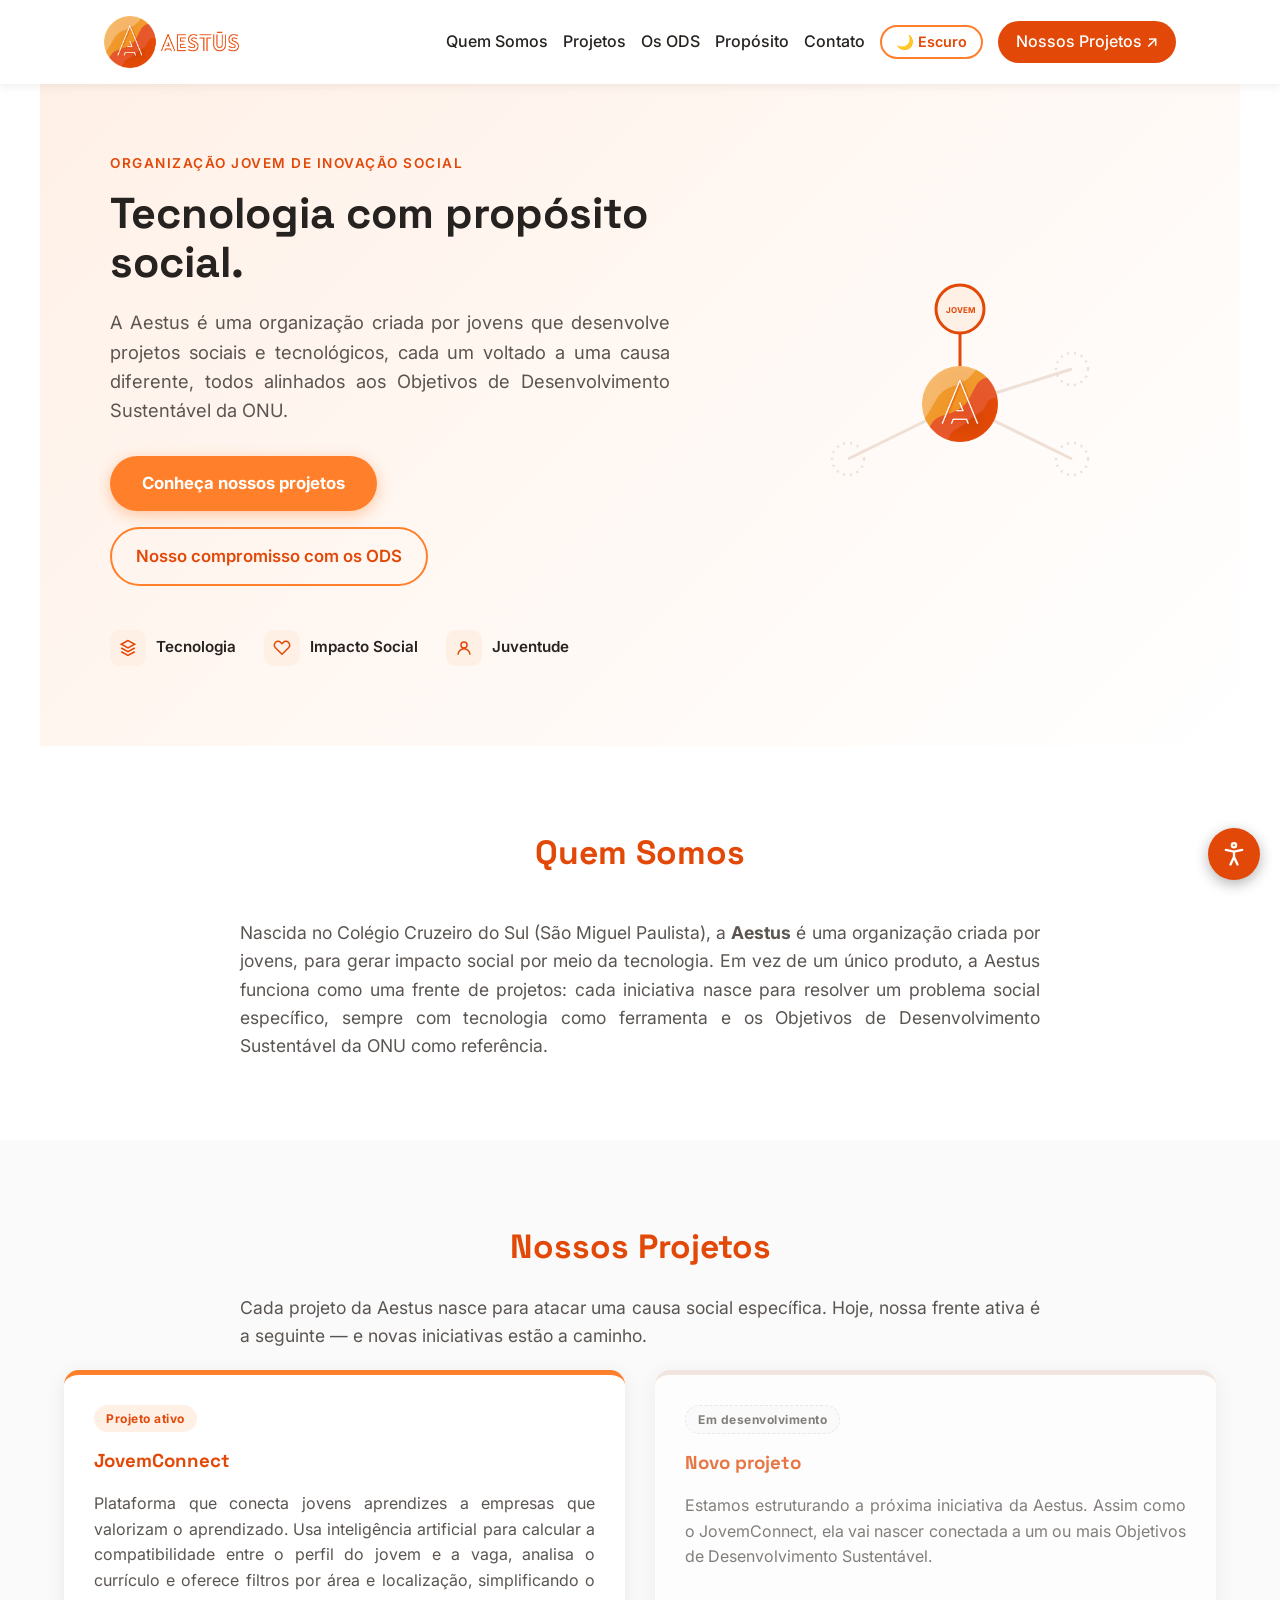
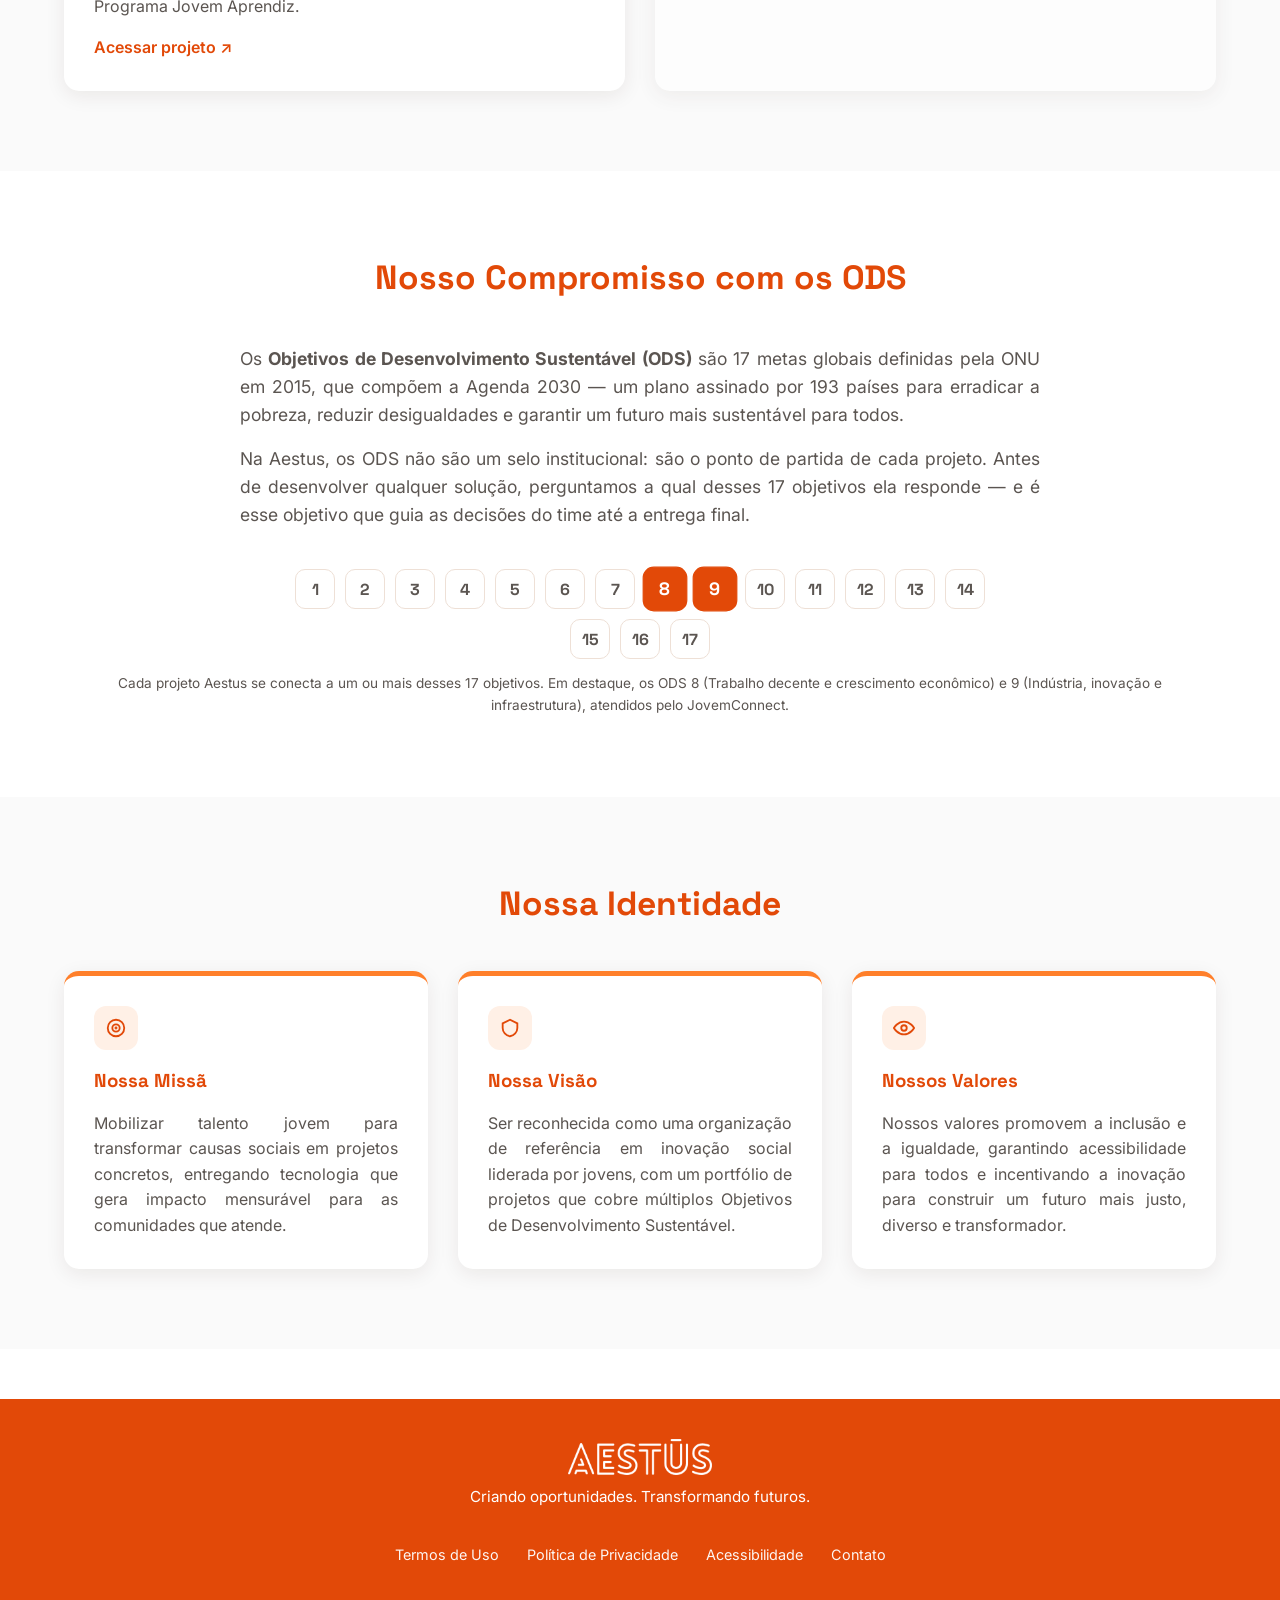
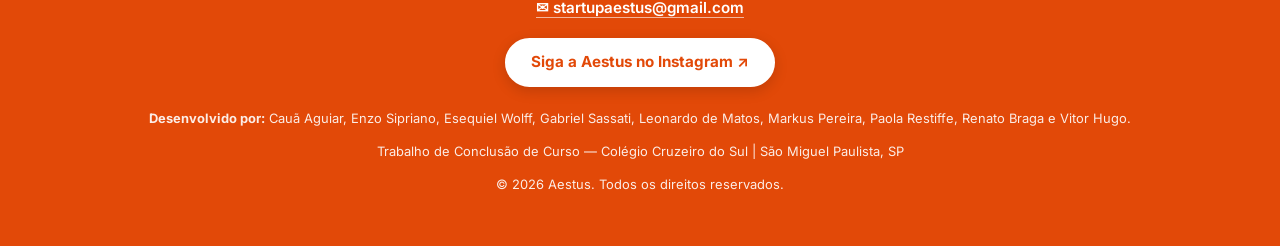
<file: Site Aestus/index.html>
<!DOCTYPE html>
<html lang="pt-BR">
<head>
    <meta charset="UTF-8">
    <meta name="viewport" content="width=device-width, initial-scale=1.0">
    <title>Aestus — Tecnologia com propósito social</title>
    <meta name="description" content="A Aestus é uma organização criada por jovens que desenvolve projetos sociais e tecnológicos alinhados aos Objetivos de Desenvolvimento Sustentável da ONU.">
    <!-- Cor da barra do navegador no celular (laranja da marca). -->
    <meta name="theme-color" content="#e24908">

    <!-- Open Graph: título e descrição que aparecem quando o link do site é
         compartilhado no WhatsApp, Instagram, LinkedIn etc. -->
    <meta property="og:type" content="website">
    <meta property="og:title" content="Aestus — Tecnologia com propósito social">
    <meta property="og:description" content="Uma organização jovem que cria projetos sociais e tecnológicos alinhados à Agenda 2030 da ONU.">
    <!-- Imagem que aparece junto do link compartilhado. Quando o site estiver publicado,
         troque pelo endereço completo (ex.: https://seusite.com.br/img/og-image.png):
         WhatsApp, LinkedIn e Facebook só leem a imagem com o endereço completo. -->
    <meta property="og:image" content="img/og-image.png">
    <meta property="og:image:width" content="1200">
    <meta property="og:image:height" content="630">
    <meta property="og:image:alt" content="Logo da Aestus com a frase Tecnologia com propósito social">

    <!-- Ícone da aba do navegador (favicon) e do atalho na tela inicial do celular.
         Os dois usam o símbolo da logo. -->
    <link rel="icon" href="favicon.ico" sizes="16x16 32x32 48x48">
    <link rel="apple-touch-icon" href="img/apple-touch-icon.png">
    <!-- Fontes do Google: o preconnect abre a conexão antecipadamente para o
         texto não demorar a aparecer com a fonte certa. -->
    <link rel="preconnect" href="https://fonts.googleapis.com">
    <link rel="preconnect" href="https://fonts.gstatic.com" crossorigin>
    <link href="https://fonts.googleapis.com/css2?family=Space+Grotesk:wght@500;600;700&family=Inter:wght@400;500;600&display=swap" rel="stylesheet">

    <!-- Todo o visual do site está no style.css. -->
    <link rel="stylesheet" href="style.css">
    <!-- Estes dois scripts ficam no <head> de propósito: aplicam o tema escuro e as
         preferências de acessibilidade antes da página aparecer, evitando o "piscar". -->
    <script src="darkmode.js"></script>
    <script src="acessibilidade.js"></script>
</head>
<body>

    <!-- ============ CABEÇALHO: logo + menu (fixo no topo) ============ -->
    <header>
        <nav>
            <!-- Logo: a versão com o nome laranja aparece no tema claro e a com o nome
                 branco no tema escuro e no alto contraste (o CSS troca uma pela outra). -->
            <a href="#" class="logo">
                <img class="logo-claro" src="img/logo-aestus.png" alt="Aestus" width="437" height="168">
                <img class="logo-escuro" src="img/logo-aestus-escuro.png" alt="Aestus" width="437" height="168">
            </a>

            <!-- Botão hambúrguer: só aparece no celular. O script.js abre/fecha o menu. -->
            <button id="btn-menu" class="btn-menu" aria-label="Abrir menu" aria-expanded="false">
                <span></span><span></span><span></span>
            </button>

            <div class="menu" id="menu">
                <!-- Links com "#" rolam até a seção com o id correspondente. -->
                <a href="#sobre">Quem Somos</a>
                <a href="#projetos">Projetos</a>
                <a href="#ods">Os ODS</a>
                <a href="#proposito">Propósito</a>
                <a href="#contato">Contato</a>

                <!-- Alterna claro/escuro. O texto do botão é trocado pelo script.js. -->
                <button id="btn-tema" class="btn-tema">🌙 Escuro</button>

                <a href="#projetos" class="btn-jovem-connect">Nossos Projetos ↗</a>
            </div>
        </nav>
    </header>

    <!-- ============ HERO: a primeira coisa que a pessoa vê ============
         Texto + botões à esquerda, ilustração à direita. -->
    <div class="hero">
        <div class="hero-texto">
            <span class="eyebrow">Organização jovem de inovação social</span>
            <h1>Tecnologia com propósito social.</h1>
            <p>A Aestus é uma organização criada por jovens que desenvolve projetos sociais e tecnológicos, cada um voltado a uma causa diferente, todos alinhados aos Objetivos de Desenvolvimento Sustentável da ONU.</p>
            <div class="hero-ctas">
                <a href="#projetos" class="btn-principal">Conheça nossos projetos</a>
                <a href="#ods" class="btn-secundario">Nosso compromisso com os ODS</a>
            </div>

            <!-- Os 3 pilares da Aestus, com ícones SVG desenhados direto no código
                 (não precisam de imagem externa e acompanham a cor do texto). -->
            <div class="hero-pilares">
                <div class="pilar">
                    <span class="pilar-icone" aria-hidden="true">
                        <svg viewBox="0 0 24 24" fill="none" stroke="currentColor" stroke-width="2"><path d="M12 2 3 7l9 5 9-5-9-5Z"/><path d="M3 12l9 5 9-5"/><path d="M3 17l9 5 9-5"/></svg>
                    </span>
                    <span>Tecnologia</span>
                </div>
                <div class="pilar">
                    <span class="pilar-icone" aria-hidden="true">
                        <svg viewBox="0 0 24 24" fill="none" stroke="currentColor" stroke-width="2"><path d="M20.8 4.6a5 5 0 0 0-7.1 0L12 6.3l-1.7-1.7a5 5 0 1 0-7.1 7.1L12 20.3l8.8-8.6a5 5 0 0 0 0-7.1Z"/></svg>
                    </span>
                    <span>Impacto Social</span>
                </div>
                <div class="pilar">
                    <span class="pilar-icone" aria-hidden="true">
                        <svg viewBox="0 0 24 24" fill="none" stroke="currentColor" stroke-width="2"><circle cx="12" cy="8" r="4"/><path d="M4 21c0-4.4 3.6-8 8-8s8 3.6 8 8"/></svg>
                    </span>
                    <span>Juventude</span>
                </div>
            </div>
        </div>

        <!-- Ilustração da "rede": a Aestus no centro conectada aos projetos.
             aria-hidden esconde do leitor de tela, pois é só decorativa. As linhas
             são animadas pelo CSS (classes rede-*). -->
        <div class="hero-ilustracao" aria-hidden="true">
            <svg viewBox="0 0 420 300" xmlns="http://www.w3.org/2000/svg">
                <line x1="210" y1="150" x2="210" y2="55" stroke="var(--laranja-forte)" stroke-width="3" class="rede-linha rede-linha-1"/>
                <line x1="210" y1="150" x2="322" y2="115" stroke="var(--borda)" stroke-width="3" stroke-dasharray="3 9" class="rede-linha rede-linha-2"/>
                <line x1="210" y1="150" x2="322" y2="205" stroke="var(--borda)" stroke-width="3" stroke-dasharray="3 9" class="rede-linha rede-linha-3"/>
                <line x1="210" y1="150" x2="98" y2="205" stroke="var(--borda)" stroke-width="3" stroke-dasharray="3 9" class="rede-linha rede-linha-4"/>

                <!-- No centro da rede, o símbolo da logo da Aestus. -->
                <image href="img/logo-aestus-simbolo.png" x="172" y="112" width="76" height="76" class="rede-central"/>

                <circle cx="210" cy="55" r="24" fill="var(--laranja-claro)" stroke="var(--laranja-forte)" stroke-width="3" class="rede-no"/>
                <text x="210" y="59" text-anchor="middle" font-family="Space Grotesk, sans-serif" font-size="8" font-weight="700" fill="var(--laranja-forte)">JOVEM</text>

                <circle cx="322" cy="115" r="16" fill="none" stroke="var(--borda)" stroke-width="2.5" stroke-dasharray="2 5" class="rede-no"/>
                <circle cx="322" cy="205" r="16" fill="none" stroke="var(--borda)" stroke-width="2.5" stroke-dasharray="2 5" class="rede-no"/>
                <circle cx="98" cy="205" r="16" fill="none" stroke="var(--borda)" stroke-width="2.5" stroke-dasharray="2 5" class="rede-no"/>
            </svg>
        </div>
    </div>

    <!-- ============ QUEM SOMOS ============
         A classe "reveal" faz a seção aparecer suavemente ao rolar. -->
    <section id="sobre" class="reveal">
        <h2 class="section-title">Quem Somos</h2>
        <p class="texto-centralizado">
            Nascida no Colégio Cruzeiro do Sul (São Miguel Paulista), a <strong>Aestus</strong> é uma organização criada por jovens, para gerar impacto social por meio da tecnologia. Em vez de um único produto, a Aestus funciona como uma frente de projetos: cada iniciativa nasce para resolver um problema social específico, sempre com tecnologia como ferramenta e os Objetivos de Desenvolvimento Sustentável da ONU como referência.
        </p>
    </section>
    <!-- ============ PROJETOS ============
         Cada projeto é um card. Para adicionar um novo, copie um card e troque o texto. -->
    <section id="projetos" class="secao-destaque reveal">
        <h2 class="section-title">Nossos Projetos</h2>
        <p class="texto-centralizado">
            Cada projeto da Aestus nasce para atacar uma causa social específica. Hoje, nossa frente ativa é a seguinte — e novas iniciativas estão a caminho.
        </p>
        <div class="grid-cards">
            <div class="card card-projeto">
                <span class="projeto-status ativo">Projeto ativo</span>
                <h3>JovemConnect</h3>
                <p>Plataforma que conecta jovens aprendizes a empresas que valorizam o aprendizado. Usa inteligência artificial para calcular a compatibilidade entre o perfil do jovem e a vaga, analisa o currículo e oferece filtros por área e localização, simplificando o Programa Jovem Aprendiz.</p>
                <a href="http://localhost/JovemConnect/index.php" target="_blank" rel="noopener" class="link-projeto">Acessar projeto ↗</a>
            </div>
            <!-- Card "futuro": deixado mais claro pelo CSS para indicar que ainda está em desenvolvimento. -->
            <div class="card card-projeto card-projeto-futuro">
                <span class="projeto-status futuro">Em desenvolvimento</span>
                <h3>Novo projeto</h3>
                <p>Estamos estruturando a próxima iniciativa da Aestus. Assim como o JovemConnect, ela vai nascer conectada a um ou mais Objetivos de Desenvolvimento Sustentável.</p>
            </div>
        </div>
    </section>

    <!-- ============ ODS: o compromisso com a Agenda 2030 da ONU ============ -->
    <section id="ods" class="reveal">
        <h2 class="section-title">Nosso Compromisso com os ODS</h2>
        <p class="texto-centralizado">
            Os <strong>Objetivos de Desenvolvimento Sustentável (ODS)</strong> são 17 metas globais definidas pela ONU em 2015, que compõem a Agenda 2030 — um plano assinado por 193 países para erradicar a pobreza, reduzir desigualdades e garantir um futuro mais sustentável para todos.
        </p>
        <p class="texto-centralizado">
            Na Aestus, os ODS não são um selo institucional: são o ponto de partida de cada projeto. Antes de desenvolver qualquer solução, perguntamos a qual desses 17 objetivos ela responde — e é esse objetivo que guia as decisões do time até a entrega final.
        </p>

        <!-- Os 17 ODS em quadradinhos numerados. Os que têm a classe "destaque" (8 e 9)
             ficam laranja: são os que o JovemConnect atende. Para mudar, troque a classe de lugar. -->
        <div class="ods-mapa" role="list" aria-label="Os 17 Objetivos de Desenvolvimento Sustentável da ONU">
            <span class="ods-item" role="listitem">1</span>
            <span class="ods-item" role="listitem">2</span>
            <span class="ods-item" role="listitem">3</span>
            <span class="ods-item" role="listitem">4</span>
            <span class="ods-item" role="listitem">5</span>
            <span class="ods-item" role="listitem">6</span>
            <span class="ods-item" role="listitem">7</span>
            <span class="ods-item destaque" role="listitem" title="ODS 8 — Trabalho decente e crescimento econômico">8</span>
            <span class="ods-item destaque" role="listitem" title="ODS 9 — Indústria, inovação e infraestrutura">9</span>
            <span class="ods-item" role="listitem">10</span>
            <span class="ods-item" role="listitem">11</span>
            <span class="ods-item" role="listitem">12</span>
            <span class="ods-item" role="listitem">13</span>
            <span class="ods-item" role="listitem">14</span>
            <span class="ods-item" role="listitem">15</span>
            <span class="ods-item" role="listitem">16</span>
            <span class="ods-item" role="listitem">17</span>
        </div>
        <p class="ods-mapa-legenda">Cada projeto Aestus se conecta a um ou mais desses 17 objetivos. Em destaque, os ODS 8 (Trabalho decente e crescimento econômico) e 9 (Indústria, inovação e infraestrutura), atendidos pelo JovemConnect.</p>
    </section>

    <!-- ============ IDENTIDADE: objetivo, missão, visão e valores ============ -->
    <section id="proposito" class="secao-destaque reveal">
        <h2 class="section-title">Nossa Identidade</h2>
        <div class="grid-cards">
            <div class="card">
                <div class="card-icone" aria-hidden="true">
                    <svg viewBox="0 0 24 24" fill="none" stroke="currentColor" stroke-width="2"><circle cx="12" cy="12" r="9"/><circle cx="12" cy="12" r="4"/><circle cx="12" cy="12" r="0.6" fill="currentColor"/></svg>
                </div>
                <h3>Nossa Missã</h3>
                <p>Mobilizar talento jovem para transformar causas sociais em projetos concretos, entregando tecnologia que gera impacto mensurável para as comunidades que atende.</p>
            </div>
            <div class="card">
                <div class="card-icone" aria-hidden="true">
                    <svg viewBox="0 0 24 24" fill="none" stroke="currentColor" stroke-width="2"><path d="M12 3 4 7v5c0 4.5 3.4 8.2 8 9 4.6-.8 8-4.5 8-9V7l-8-4Z"/></svg>
                </div>
                <h3>Nossa Visão</h3>
                <p>Ser reconhecida como uma organização de referência em inovação social liderada por jovens, com um portfólio de projetos que cobre múltiplos Objetivos de Desenvolvimento Sustentável.</p>
            </div>
            <div class="card">
                <div class="card-icone" aria-hidden="true">
                    <svg viewBox="0 0 24 24" fill="none" stroke="currentColor" stroke-width="2"><path d="M1 12s4-7 11-7 11 7 11 7-4 7-11 7-11-7-11-7Z"/><circle cx="12" cy="12" r="3"/></svg>
                </div>
                <h3>Nossos Valores</h3>
                <p>Nossos valores promovem a inclusão e a igualdade, garantindo acessibilidade para todos e incentivando a inovação para construir um futuro mais justo, diverso e transformador.</p>
            </div>
        </div>
    </section>

    <!-- ============ RODAPÉ: contato e créditos da equipe ============ -->
    <footer>
        <!-- No rodapé laranja vai só o nome, em branco (versão negativa da logo). -->
        <h2 class="footer-logo"><img src="img/logo-aestus-branco.png" alt="Aestus" width="430" height="108"></h2>
        <p>Criando oportunidades. Transformando futuros.</p>
        <!-- Links legais: os mesmos 4 do rodapé do JovemConnect, para os dois sites ficarem alinhados. -->
        <nav class="footer-links" aria-label="Links do rodapé">
            <a href="termos.html">Termos de Uso</a>
            <a href="privacidade.html">Política de Privacidade</a>
            <a href="acessibilidade.html">Acessibilidade</a>
            <a href="mailto:startupaestus@gmail.com">Contato</a>
        </nav>
        <!-- O id="contato" é o destino do link "Contato" do menu. -->
        <p id="contato"><a class="link-contato" href="mailto:startupaestus@gmail.com">✉ startupaestus@gmail.com</a></p>
        <!-- Botão do Instagram da Aestus: abre o perfil em uma nova aba (target="_blank").
             O rel="noopener noreferrer" impede a nova aba de controlar esta página. -->
        <p class="footer-social">
            <a class="btn-instagram" href="https://www.instagram.com/aestus_startup/" target="_blank" rel="noopener noreferrer" aria-label="Siga a Aestus no Instagram (abre em nova aba)">Siga a Aestus no Instagram ↗</a>
        </p>
        <div class="creditos">
            <p><strong>Desenvolvido por:</strong> Cauã Aguiar, Enzo Sipriano, Esequiel Wolff, Gabriel Sassati, Leonardo de Matos, Markus Pereira, Paola Restiffe, Renato Braga e Vitor Hugo.</p>
            <p>Trabalho de Conclusão de Curso — Colégio Cruzeiro do Sul | São Miguel Paulista, SP</p>
            <p>© 2026 Aestus. Todos os direitos reservados.</p>
        </div>
    </footer>

    <!-- ============ ACESSIBILIDADE ============
         Botão flutuante + painel. A lógica está no acessibilidade.js e o visual no CSS.
         O painel começa com "hidden" (escondido) até clicarem no botão. -->
    <button id="a11y-botao" class="a11y-botao" type="button" aria-label="Abrir opções de acessibilidade" aria-expanded="false" aria-controls="a11y-painel">
        <svg viewBox="0 0 24 24" fill="none" stroke="currentColor" stroke-width="2" stroke-linecap="round" stroke-linejoin="round" aria-hidden="true"><circle cx="12" cy="4.5" r="1.8"/><path d="M5 8.5l7 1.5 7-1.5M12 10v4.5M9 21l3-6.5 3 6.5"/></svg>
    </button>

    <div id="a11y-painel" class="a11y-painel" role="dialog" aria-label="Opções de acessibilidade" hidden>
        <div class="a11y-topo">
            <h2>Acessibilidade</h2>
            <button id="a11y-fechar" class="a11y-fechar" type="button" aria-label="Fechar">✕</button>
        </div>

        <div class="a11y-linha">
            <span>Tamanho do texto</span>
            <div class="a11y-fonte">
                <button id="a11y-menos" type="button" aria-label="Diminuir texto">A−</button>
                <output id="a11y-fonte-valor" aria-live="polite">100%</output>
                <button id="a11y-mais" type="button" aria-label="Aumentar texto">A+</button>
            </div>
        </div>

        <!-- Cada interruptor tem data-a11y="nome-da-opção": é assim que o JS sabe qual
             opção ele controla, sem precisar de um código para cada um. -->
        <label class="a11y-linha">Alto contraste
            <input type="checkbox" data-a11y="contraste"><span class="a11y-chave"></span>
        </label>
        <label class="a11y-linha">Tons de cinza
            <input type="checkbox" data-a11y="cinza"><span class="a11y-chave"></span>
        </label>
        <label class="a11y-linha">Fonte para dislexia
            <input type="checkbox" data-a11y="dislexia"><span class="a11y-chave"></span>
        </label>
        <label class="a11y-linha">Destacar links
            <input type="checkbox" data-a11y="links"><span class="a11y-chave"></span>
        </label>
        <label class="a11y-linha">Parar animações
            <input type="checkbox" data-a11y="animacoes"><span class="a11y-chave"></span>
        </label>

        <div class="a11y-linha a11y-coluna">
            <label for="a11y-daltonismo">Filtro de daltonismo</label>
            <select id="a11y-daltonismo">
                <option value="">Nenhum</option>
                <option value="protanopia">Protanopia</option>
                <option value="deuteranopia">Deuteranopia</option>
                <option value="tritanopia">Tritanopia</option>
            </select>
        </div>

        <button id="a11y-reset" class="a11y-reset" type="button">Restaurar padrão</button>
    </div>

    <!-- Filtros de daltonismo: um SVG invisível (0x0) que só guarda as "receitas" de cor.
         O JS os ativa com filter: url(#a11y-...). Cada feColorMatrix recalcula as cores
         para simular/compensar o tipo de daltonismo. -->
    <svg width="0" height="0" style="position:absolute" aria-hidden="true" focusable="false">
        <defs>
            <filter id="a11y-protanopia"><feColorMatrix type="matrix" values="0.567 0.433 0 0 0  0.558 0.442 0 0 0  0 0.242 0.758 0 0  0 0 0 1 0"/></filter>
            <filter id="a11y-deuteranopia"><feColorMatrix type="matrix" values="0.625 0.375 0 0 0  0.7 0.3 0 0 0  0 0.3 0.7 0 0  0 0 0 1 0"/></filter>
            <filter id="a11y-tritanopia"><feColorMatrix type="matrix" values="0.95 0.05 0 0 0  0 0.433 0.567 0 0  0 0.475 0.525 0 0  0 0 0 1 0"/></filter>
        </defs>
    </svg>

    <!-- script.js fica no fim do <body> para rodar quando todo o HTML já existe. -->
    <script src="script.js"></script>
</body>
</html>
</file>
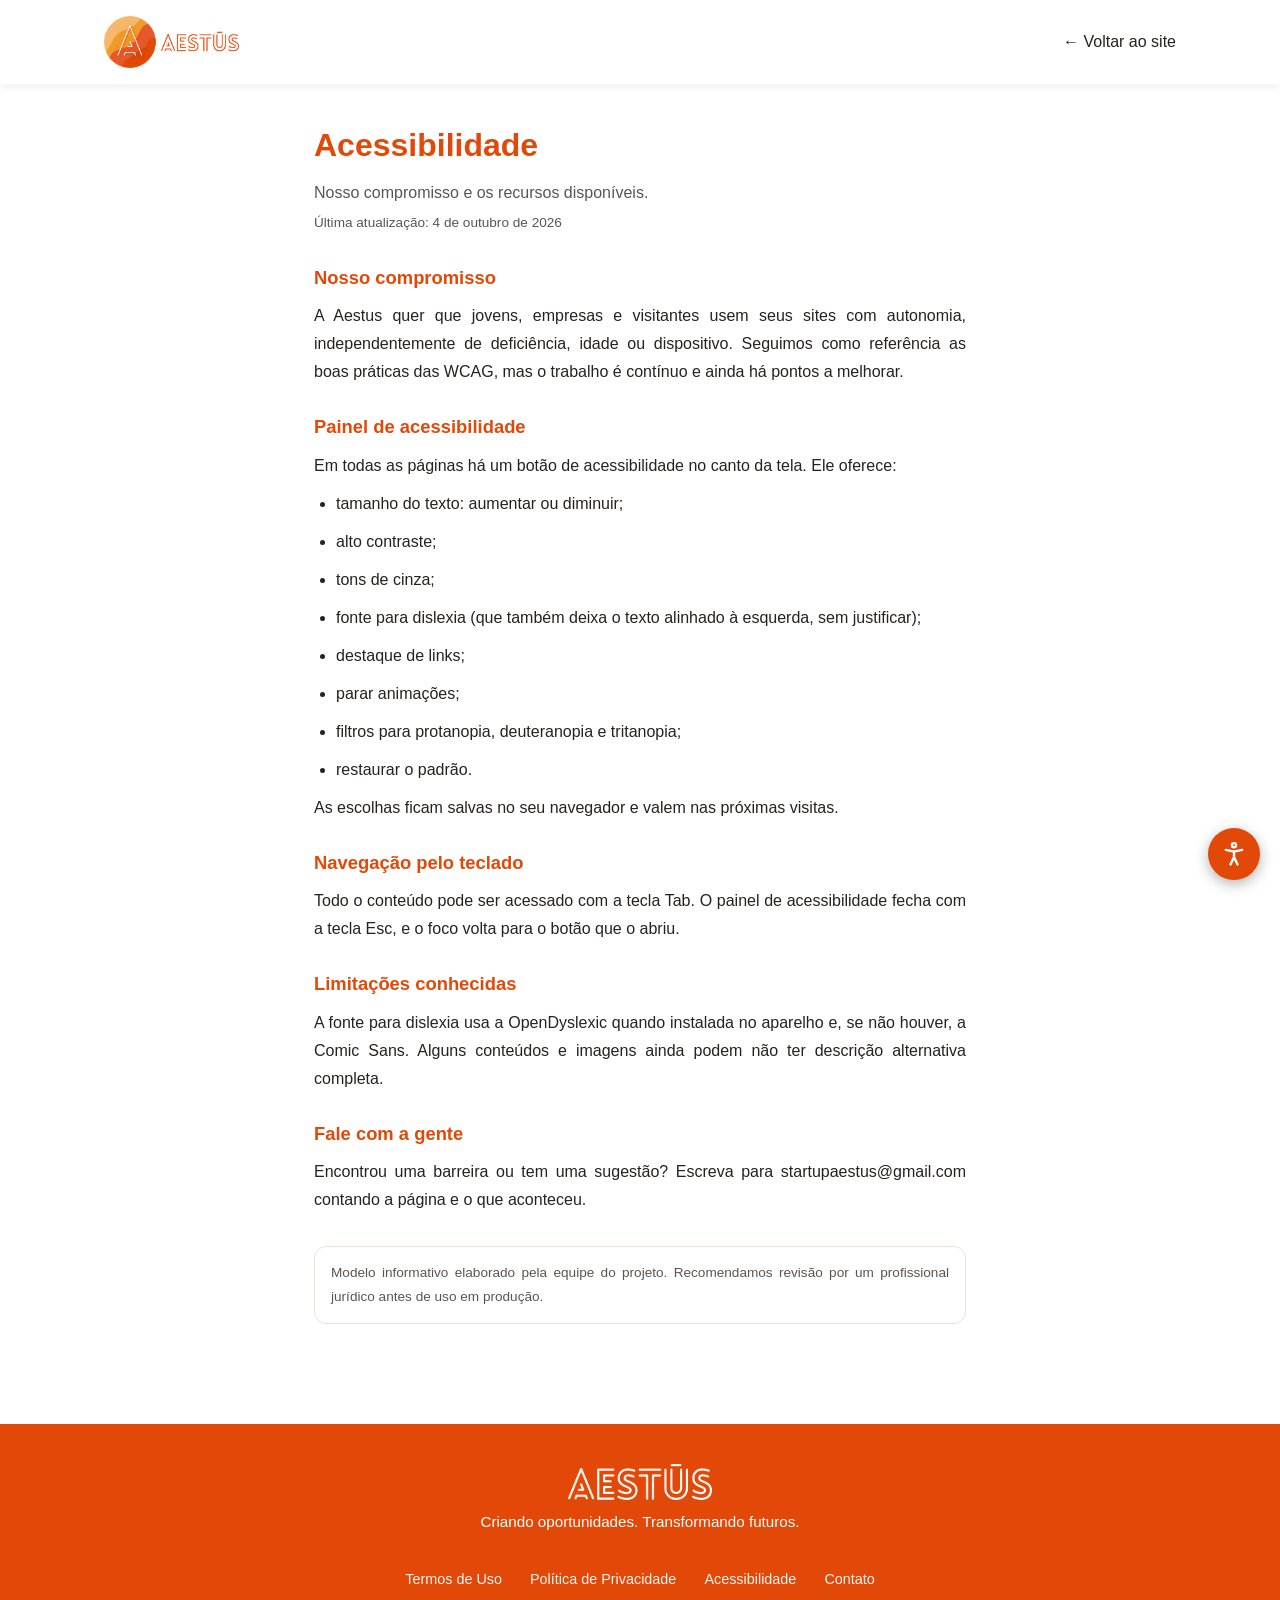
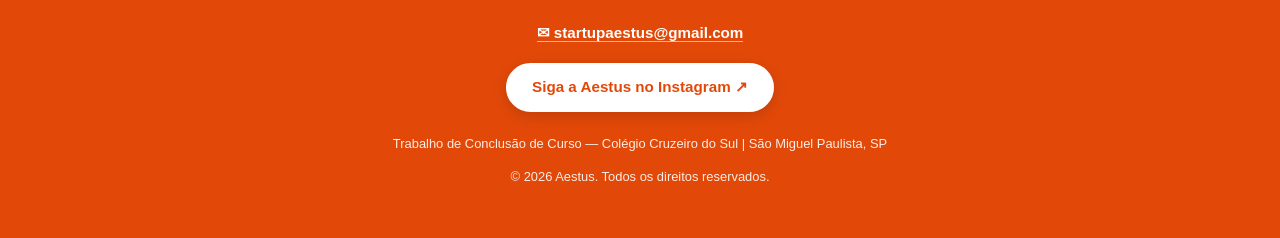
<file: Site Aestus/acessibilidade.html>
<!DOCTYPE html>
<html lang="pt-br">
<head>
    <meta charset="UTF-8">
    <meta name="viewport" content="width=device-width, initial-scale=1, viewport-fit=cover">
    <title>Acessibilidade | Aestus</title>
    <link rel="icon" href="favicon.ico" sizes="16x16 32x32 48x48">
    <link rel="apple-touch-icon" href="img/apple-touch-icon.png">
    <link rel="stylesheet" href="style.css">
    <!-- tema e acessibilidade salvos são aplicados antes de a página aparecer (sem "piscar") -->
    <script src="darkmode.js"></script>
    <script src="acessibilidade.js"></script>
</head>
<body>

    <header>
        <nav>
            <a href="index.html" class="logo">
                <img class="logo-claro" src="img/logo-aestus.png" alt="Aestus — voltar ao site" width="437" height="168">
                <img class="logo-escuro" src="img/logo-aestus-escuro.png" alt="Aestus — voltar ao site" width="437" height="168">
            </a>
            <div class="menu" id="menu" style="max-height:none;position:static;flex-direction:row;background:none;box-shadow:none;padding:0;">
                <a href="index.html">← Voltar ao site</a>
            </div>
        </nav>
    </header>

    <main class="legal-page">
        <h1>Acessibilidade</h1>
        <p class="legal-sub">Nosso compromisso e os recursos disponíveis.</p>
        <p class="legal-data">Última atualização: 4 de outubro de 2026</p>
        <h2>Nosso compromisso</h2>
        <p>A Aestus quer que jovens, empresas e visitantes usem seus sites com autonomia, independentemente de deficiência, idade ou dispositivo. Seguimos como referência as boas práticas das WCAG, mas o trabalho é contínuo e ainda há pontos a melhorar.</p>
        <h2>Painel de acessibilidade</h2>
        <p>Em todas as páginas há um botão de acessibilidade no canto da tela. Ele oferece:</p>
        <ul>
            <li>tamanho do texto: aumentar ou diminuir;</li>
            <li>alto contraste;</li>
            <li>tons de cinza;</li>
            <li>fonte para dislexia (que também deixa o texto alinhado à esquerda, sem justificar);</li>
            <li>destaque de links;</li>
            <li>parar animações;</li>
            <li>filtros para protanopia, deuteranopia e tritanopia;</li>
            <li>restaurar o padrão.</li>
        </ul>
        <p>As escolhas ficam salvas no seu navegador e valem nas próximas visitas.</p>
        <h2>Navegação pelo teclado</h2>
        <p>Todo o conteúdo pode ser acessado com a tecla Tab. O painel de acessibilidade fecha com a tecla Esc, e o foco volta para o botão que o abriu.</p>
        <h2>Limitações conhecidas</h2>
        <p>A fonte para dislexia usa a OpenDyslexic quando instalada no aparelho e, se não houver, a Comic Sans. Alguns conteúdos e imagens ainda podem não ter descrição alternativa completa.</p>
        <h2>Fale com a gente</h2>
        <p>Encontrou uma barreira ou tem uma sugestão? Escreva para startupaestus@gmail.com contando a página e o que aconteceu.</p>
        <p class="legal-aviso">Modelo informativo elaborado pela equipe do projeto. Recomendamos revisão por um profissional jurídico antes de uso em produção.</p>
    </main>

    <footer>
        <h2 class="footer-logo"><img src="img/logo-aestus-branco.png" alt="Aestus" width="430" height="108"></h2>
        <p>Criando oportunidades. Transformando futuros.</p>
        <nav class="footer-links" aria-label="Links do rodapé">
            <a href="termos.html">Termos de Uso</a>
            <a href="privacidade.html">Política de Privacidade</a>
            <a href="acessibilidade.html">Acessibilidade</a>
            <a href="mailto:startupaestus@gmail.com">Contato</a>
        </nav>
        <p><a class="link-contato" href="mailto:startupaestus@gmail.com">✉ startupaestus@gmail.com</a></p>
        <p class="footer-social">
            <a class="btn-instagram" href="https://www.instagram.com/aestus_startup/" target="_blank" rel="noopener noreferrer" aria-label="Siga a Aestus no Instagram (abre em nova aba)">Siga a Aestus no Instagram ↗</a>
        </p>
        <div class="creditos">
            <p>Trabalho de Conclusão de Curso — Colégio Cruzeiro do Sul | São Miguel Paulista, SP</p>
            <p>© 2026 Aestus. Todos os direitos reservados.</p>
        </div>
    </footer>

    <!-- Painel de acessibilidade (o mesmo do site principal) -->
    <button id="a11y-botao" class="a11y-botao" type="button" aria-label="Abrir opções de acessibilidade" aria-expanded="false" aria-controls="a11y-painel">
        <svg viewBox="0 0 24 24" fill="none" stroke="currentColor" stroke-width="2" stroke-linecap="round" stroke-linejoin="round" aria-hidden="true"><circle cx="12" cy="4.5" r="1.8"/><path d="M5 8.5l7 1.5 7-1.5M12 10v4.5M9 21l3-6.5 3 6.5"/></svg>
    </button>
    <div id="a11y-painel" class="a11y-painel" role="dialog" aria-label="Opções de acessibilidade" hidden>
        <div class="a11y-topo">
            <h2>Acessibilidade</h2>
            <button id="a11y-fechar" class="a11y-fechar" type="button" aria-label="Fechar">✕</button>
        </div>

        <div class="a11y-linha">
            <span>Tamanho do texto</span>
            <div class="a11y-fonte">
                <button id="a11y-menos" type="button" aria-label="Diminuir texto">A−</button>
                <output id="a11y-fonte-valor" aria-live="polite">100%</output>
                <button id="a11y-mais" type="button" aria-label="Aumentar texto">A+</button>
            </div>
        </div>

        <!-- Cada interruptor tem data-a11y="nome-da-opção": é assim que o JS sabe qual
             opção ele controla, sem precisar de um código para cada um. -->
        <label class="a11y-linha">Alto contraste
            <input type="checkbox" data-a11y="contraste"><span class="a11y-chave"></span>
        </label>
        <label class="a11y-linha">Tons de cinza
            <input type="checkbox" data-a11y="cinza"><span class="a11y-chave"></span>
        </label>
        <label class="a11y-linha">Fonte para dislexia
            <input type="checkbox" data-a11y="dislexia"><span class="a11y-chave"></span>
        </label>
        <label class="a11y-linha">Destacar links
            <input type="checkbox" data-a11y="links"><span class="a11y-chave"></span>
        </label>
        <label class="a11y-linha">Parar animações
            <input type="checkbox" data-a11y="animacoes"><span class="a11y-chave"></span>
        </label>

        <div class="a11y-linha a11y-coluna">
            <label for="a11y-daltonismo">Filtro de daltonismo</label>
            <select id="a11y-daltonismo">
                <option value="">Nenhum</option>
                <option value="protanopia">Protanopia</option>
                <option value="deuteranopia">Deuteranopia</option>
                <option value="tritanopia">Tritanopia</option>
            </select>
        </div>

        <button id="a11y-reset" class="a11y-reset" type="button">Restaurar padrão</button>
    </div>

    <!-- Filtros de daltonismo: um SVG invisível (0x0) que só guarda as "receitas" de cor.
         O JS os ativa com filter: url(#a11y-...). Cada feColorMatrix recalcula as cores
         para simular/compensar o tipo de daltonismo. -->
    <svg width="0" height="0" style="position:absolute" aria-hidden="true" focusable="false">
        <defs>
            <filter id="a11y-protanopia"><feColorMatrix type="matrix" values="0.567 0.433 0 0 0  0.558 0.442 0 0 0  0 0.242 0.758 0 0  0 0 0 1 0"/></filter>
            <filter id="a11y-deuteranopia"><feColorMatrix type="matrix" values="0.625 0.375 0 0 0  0.7 0.3 0 0 0  0 0.3 0.7 0 0  0 0 0 1 0"/></filter>
            <filter id="a11y-tritanopia"><feColorMatrix type="matrix" values="0.95 0.05 0 0 0  0 0.433 0.567 0 0  0 0.475 0.525 0 0  0 0 0 1 0"/></filter>
        </defs>
    </svg>
</body>
</html>
</file>
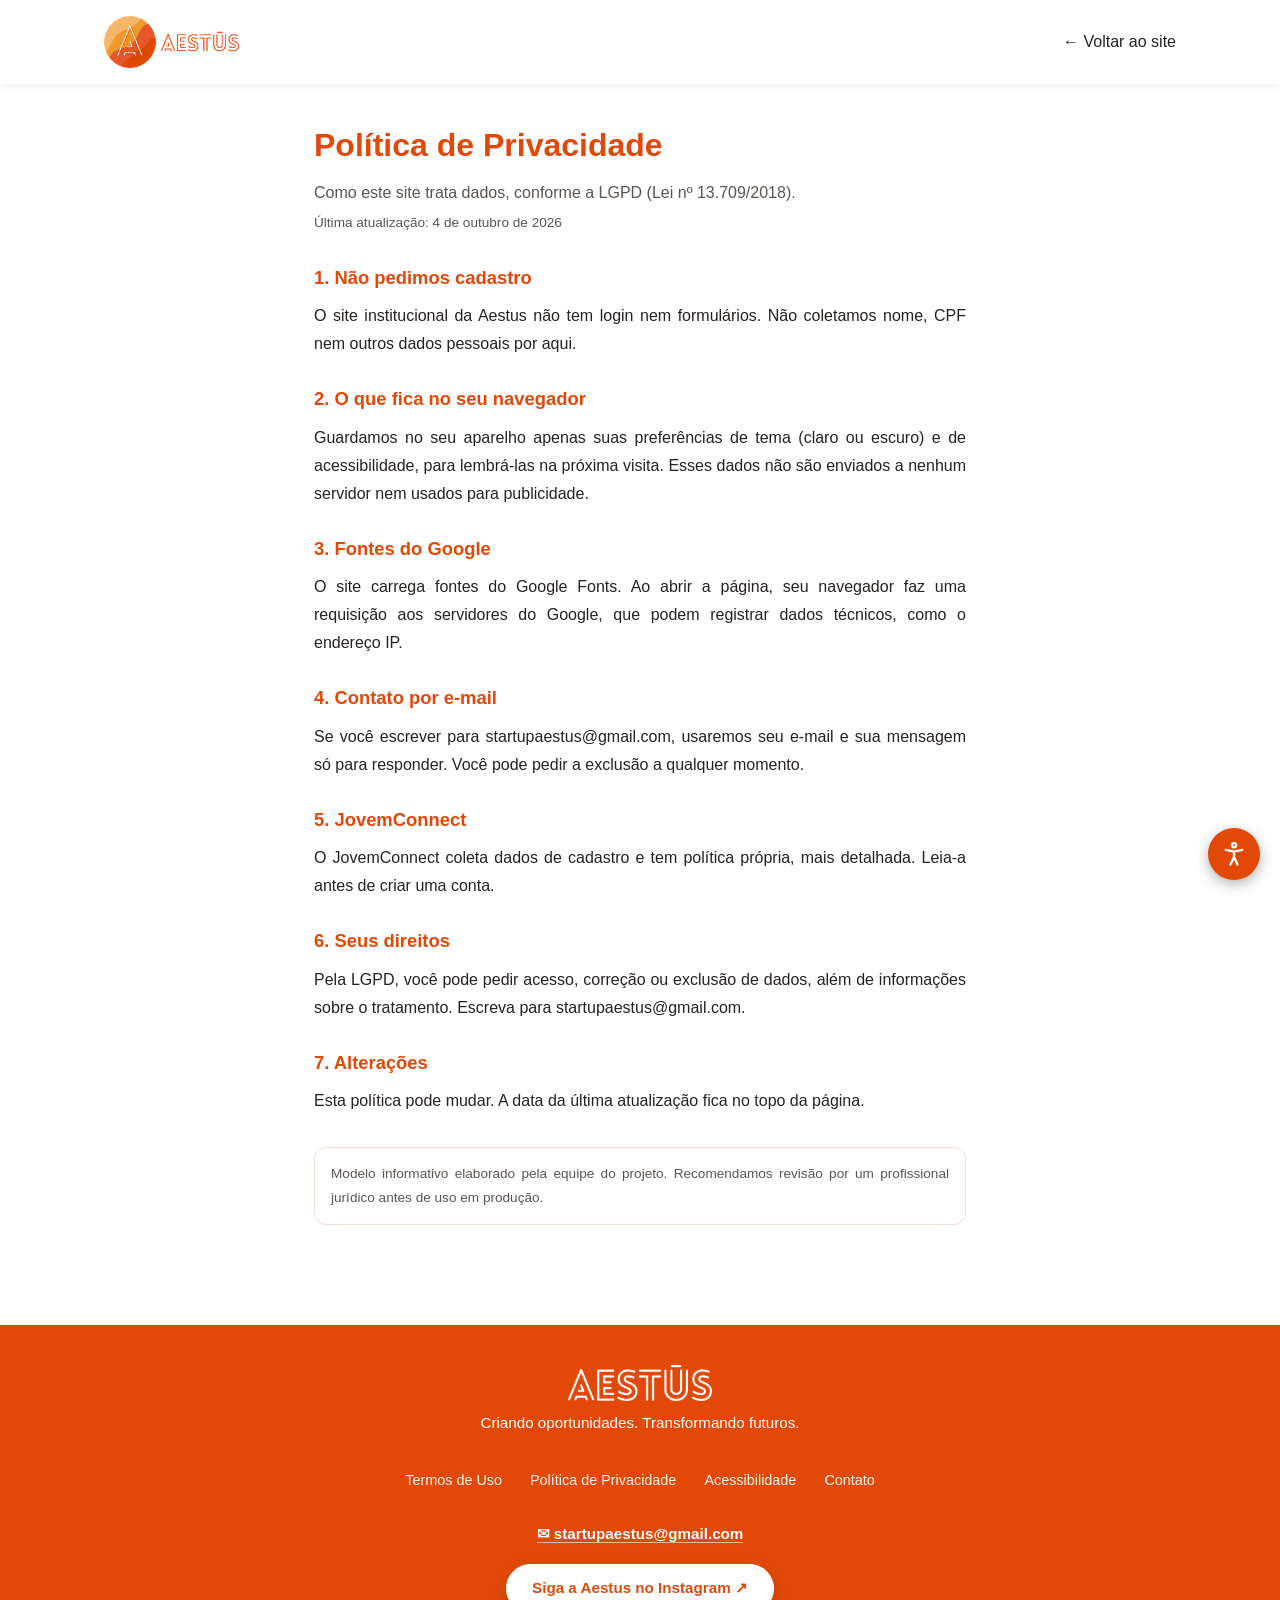
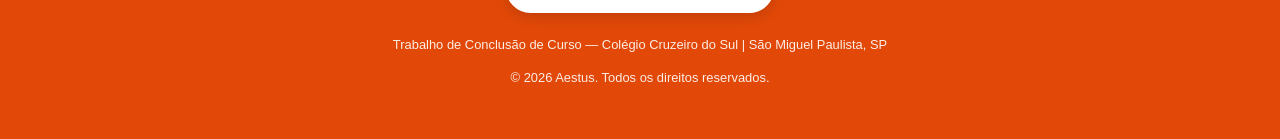
<file: Site Aestus/privacidade.html>
<!DOCTYPE html>
<html lang="pt-br">
<head>
    <meta charset="UTF-8">
    <meta name="viewport" content="width=device-width, initial-scale=1, viewport-fit=cover">
    <title>Política de Privacidade | Aestus</title>
    <link rel="icon" href="favicon.ico" sizes="16x16 32x32 48x48">
    <link rel="apple-touch-icon" href="img/apple-touch-icon.png">
    <link rel="stylesheet" href="style.css">
    <!-- tema e acessibilidade salvos são aplicados antes de a página aparecer (sem "piscar") -->
    <script src="darkmode.js"></script>
    <script src="acessibilidade.js"></script>
</head>
<body>

    <header>
        <nav>
            <a href="index.html" class="logo">
                <img class="logo-claro" src="img/logo-aestus.png" alt="Aestus — voltar ao site" width="437" height="168">
                <img class="logo-escuro" src="img/logo-aestus-escuro.png" alt="Aestus — voltar ao site" width="437" height="168">
            </a>
            <div class="menu" id="menu" style="max-height:none;position:static;flex-direction:row;background:none;box-shadow:none;padding:0;">
                <a href="index.html">← Voltar ao site</a>
            </div>
        </nav>
    </header>

    <main class="legal-page">
        <h1>Política de Privacidade</h1>
        <p class="legal-sub">Como este site trata dados, conforme a LGPD (Lei nº 13.709/2018).</p>
        <p class="legal-data">Última atualização: 4 de outubro de 2026</p>
        <h2>1. Não pedimos cadastro</h2>
        <p>O site institucional da Aestus não tem login nem formulários. Não coletamos nome, CPF nem outros dados pessoais por aqui.</p>
        <h2>2. O que fica no seu navegador</h2>
        <p>Guardamos no seu aparelho apenas suas preferências de tema (claro ou escuro) e de acessibilidade, para lembrá-las na próxima visita. Esses dados não são enviados a nenhum servidor nem usados para publicidade.</p>
        <h2>3. Fontes do Google</h2>
        <p>O site carrega fontes do Google Fonts. Ao abrir a página, seu navegador faz uma requisição aos servidores do Google, que podem registrar dados técnicos, como o endereço IP.</p>
        <h2>4. Contato por e-mail</h2>
        <p>Se você escrever para startupaestus@gmail.com, usaremos seu e-mail e sua mensagem só para responder. Você pode pedir a exclusão a qualquer momento.</p>
        <h2>5. JovemConnect</h2>
        <p>O JovemConnect coleta dados de cadastro e tem política própria, mais detalhada. Leia-a antes de criar uma conta.</p>
        <h2>6. Seus direitos</h2>
        <p>Pela LGPD, você pode pedir acesso, correção ou exclusão de dados, além de informações sobre o tratamento. Escreva para startupaestus@gmail.com.</p>
        <h2>7. Alterações</h2>
        <p>Esta política pode mudar. A data da última atualização fica no topo da página.</p>
        <p class="legal-aviso">Modelo informativo elaborado pela equipe do projeto. Recomendamos revisão por um profissional jurídico antes de uso em produção.</p>
    </main>

    <footer>
        <h2 class="footer-logo"><img src="img/logo-aestus-branco.png" alt="Aestus" width="430" height="108"></h2>
        <p>Criando oportunidades. Transformando futuros.</p>
        <nav class="footer-links" aria-label="Links do rodapé">
            <a href="termos.html">Termos de Uso</a>
            <a href="privacidade.html">Política de Privacidade</a>
            <a href="acessibilidade.html">Acessibilidade</a>
            <a href="mailto:startupaestus@gmail.com">Contato</a>
        </nav>
        <p><a class="link-contato" href="mailto:startupaestus@gmail.com">✉ startupaestus@gmail.com</a></p>
        <p class="footer-social">
            <a class="btn-instagram" href="https://www.instagram.com/aestus_startup/" target="_blank" rel="noopener noreferrer" aria-label="Siga a Aestus no Instagram (abre em nova aba)">Siga a Aestus no Instagram ↗</a>
        </p>
        <div class="creditos">
            <p>Trabalho de Conclusão de Curso — Colégio Cruzeiro do Sul | São Miguel Paulista, SP</p>
            <p>© 2026 Aestus. Todos os direitos reservados.</p>
        </div>
    </footer>

    <!-- Painel de acessibilidade (o mesmo do site principal) -->
    <button id="a11y-botao" class="a11y-botao" type="button" aria-label="Abrir opções de acessibilidade" aria-expanded="false" aria-controls="a11y-painel">
        <svg viewBox="0 0 24 24" fill="none" stroke="currentColor" stroke-width="2" stroke-linecap="round" stroke-linejoin="round" aria-hidden="true"><circle cx="12" cy="4.5" r="1.8"/><path d="M5 8.5l7 1.5 7-1.5M12 10v4.5M9 21l3-6.5 3 6.5"/></svg>
    </button>
    <div id="a11y-painel" class="a11y-painel" role="dialog" aria-label="Opções de acessibilidade" hidden>
        <div class="a11y-topo">
            <h2>Acessibilidade</h2>
            <button id="a11y-fechar" class="a11y-fechar" type="button" aria-label="Fechar">✕</button>
        </div>

        <div class="a11y-linha">
            <span>Tamanho do texto</span>
            <div class="a11y-fonte">
                <button id="a11y-menos" type="button" aria-label="Diminuir texto">A−</button>
                <output id="a11y-fonte-valor" aria-live="polite">100%</output>
                <button id="a11y-mais" type="button" aria-label="Aumentar texto">A+</button>
            </div>
        </div>

        <!-- Cada interruptor tem data-a11y="nome-da-opção": é assim que o JS sabe qual
             opção ele controla, sem precisar de um código para cada um. -->
        <label class="a11y-linha">Alto contraste
            <input type="checkbox" data-a11y="contraste"><span class="a11y-chave"></span>
        </label>
        <label class="a11y-linha">Tons de cinza
            <input type="checkbox" data-a11y="cinza"><span class="a11y-chave"></span>
        </label>
        <label class="a11y-linha">Fonte para dislexia
            <input type="checkbox" data-a11y="dislexia"><span class="a11y-chave"></span>
        </label>
        <label class="a11y-linha">Destacar links
            <input type="checkbox" data-a11y="links"><span class="a11y-chave"></span>
        </label>
        <label class="a11y-linha">Parar animações
            <input type="checkbox" data-a11y="animacoes"><span class="a11y-chave"></span>
        </label>

        <div class="a11y-linha a11y-coluna">
            <label for="a11y-daltonismo">Filtro de daltonismo</label>
            <select id="a11y-daltonismo">
                <option value="">Nenhum</option>
                <option value="protanopia">Protanopia</option>
                <option value="deuteranopia">Deuteranopia</option>
                <option value="tritanopia">Tritanopia</option>
            </select>
        </div>

        <button id="a11y-reset" class="a11y-reset" type="button">Restaurar padrão</button>
    </div>

    <!-- Filtros de daltonismo: um SVG invisível (0x0) que só guarda as "receitas" de cor.
         O JS os ativa com filter: url(#a11y-...). Cada feColorMatrix recalcula as cores
         para simular/compensar o tipo de daltonismo. -->
    <svg width="0" height="0" style="position:absolute" aria-hidden="true" focusable="false">
        <defs>
            <filter id="a11y-protanopia"><feColorMatrix type="matrix" values="0.567 0.433 0 0 0  0.558 0.442 0 0 0  0 0.242 0.758 0 0  0 0 0 1 0"/></filter>
            <filter id="a11y-deuteranopia"><feColorMatrix type="matrix" values="0.625 0.375 0 0 0  0.7 0.3 0 0 0  0 0.3 0.7 0 0  0 0 0 1 0"/></filter>
            <filter id="a11y-tritanopia"><feColorMatrix type="matrix" values="0.95 0.05 0 0 0  0 0.433 0.567 0 0  0 0.475 0.525 0 0  0 0 0 1 0"/></filter>
        </defs>
    </svg>
</body>
</html>
</file>
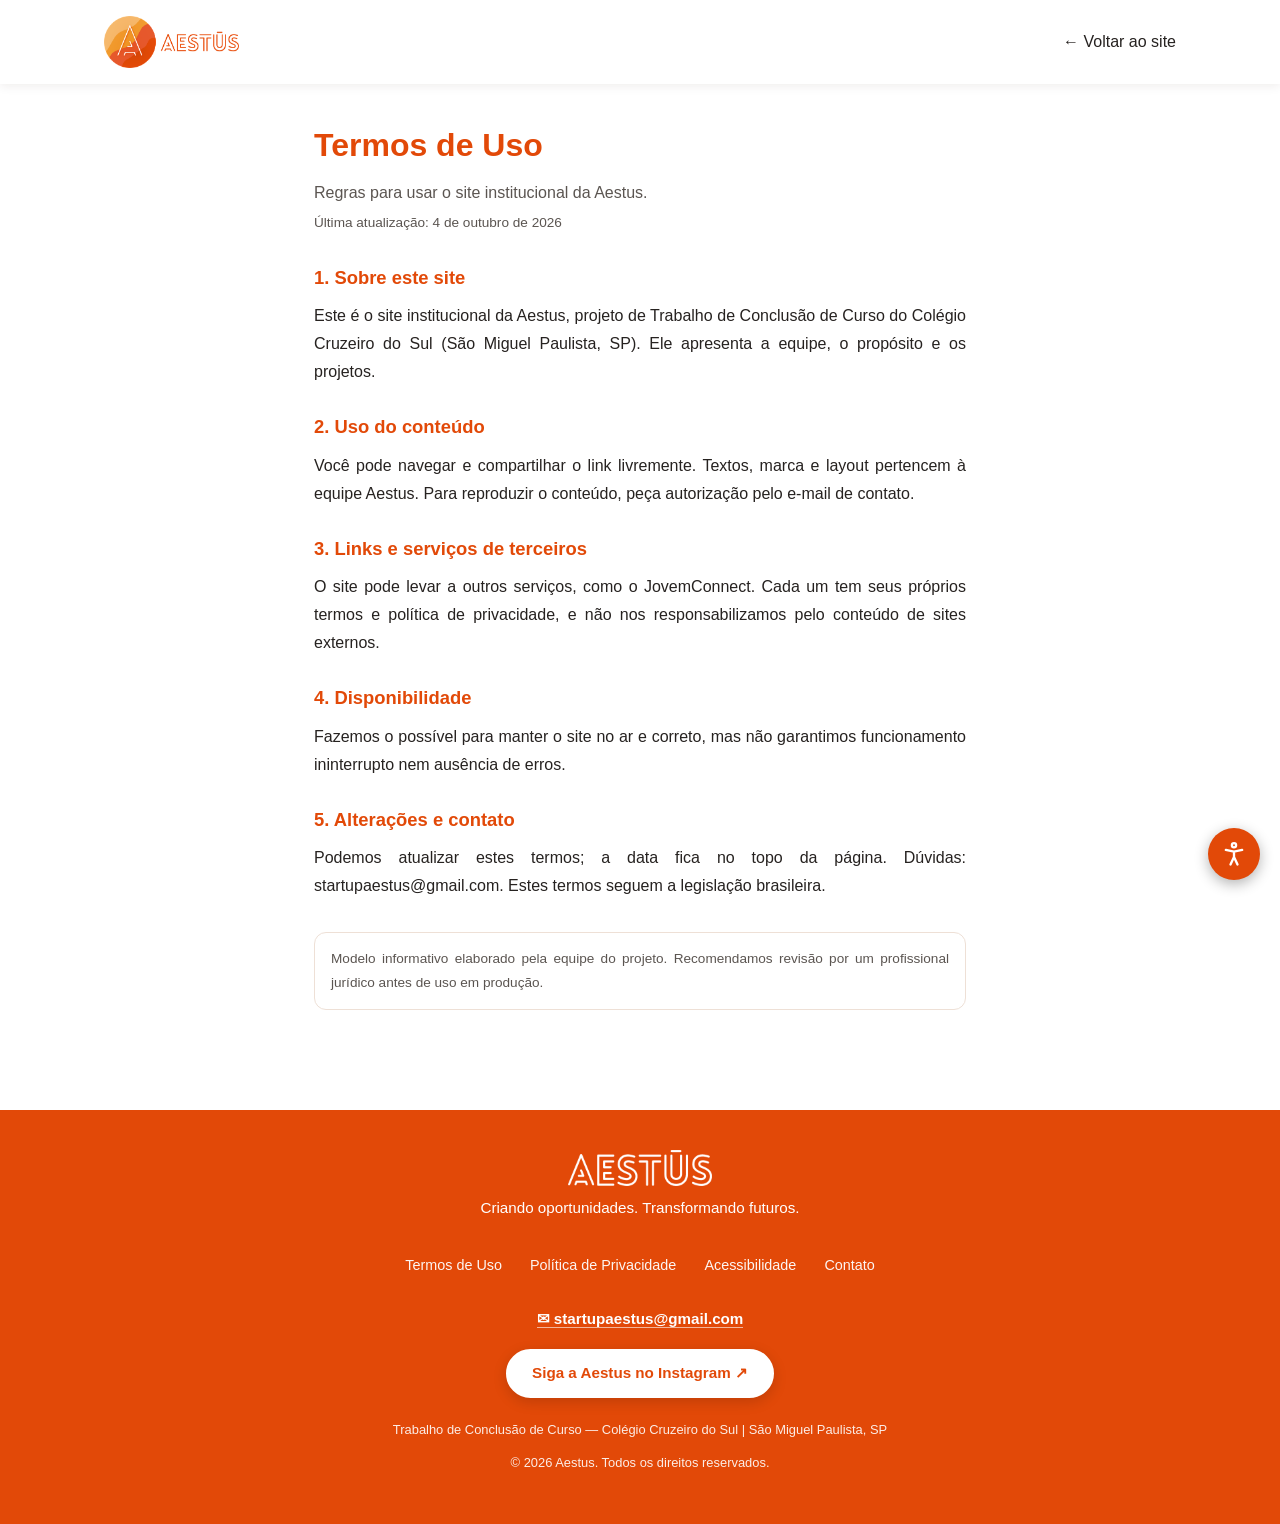
<file: Site Aestus/termos.html>
<!DOCTYPE html>
<html lang="pt-br">
<head>
    <meta charset="UTF-8">
    <meta name="viewport" content="width=device-width, initial-scale=1, viewport-fit=cover">
    <title>Termos de Uso | Aestus</title>
    <link rel="icon" href="favicon.ico" sizes="16x16 32x32 48x48">
    <link rel="apple-touch-icon" href="img/apple-touch-icon.png">
    <link rel="stylesheet" href="style.css">
    <!-- tema e acessibilidade salvos são aplicados antes de a página aparecer (sem "piscar") -->
    <script src="darkmode.js"></script>
    <script src="acessibilidade.js"></script>
</head>
<body>

    <header>
        <nav>
            <a href="index.html" class="logo">
                <img class="logo-claro" src="img/logo-aestus.png" alt="Aestus — voltar ao site" width="437" height="168">
                <img class="logo-escuro" src="img/logo-aestus-escuro.png" alt="Aestus — voltar ao site" width="437" height="168">
            </a>
            <div class="menu" id="menu" style="max-height:none;position:static;flex-direction:row;background:none;box-shadow:none;padding:0;">
                <a href="index.html">← Voltar ao site</a>
            </div>
        </nav>
    </header>

    <main class="legal-page">
        <h1>Termos de Uso</h1>
        <p class="legal-sub">Regras para usar o site institucional da Aestus.</p>
        <p class="legal-data">Última atualização: 4 de outubro de 2026</p>
        <h2>1. Sobre este site</h2>
        <p>Este é o site institucional da Aestus, projeto de Trabalho de Conclusão de Curso do Colégio Cruzeiro do Sul (São Miguel Paulista, SP). Ele apresenta a equipe, o propósito e os projetos.</p>
        <h2>2. Uso do conteúdo</h2>
        <p>Você pode navegar e compartilhar o link livremente. Textos, marca e layout pertencem à equipe Aestus. Para reproduzir o conteúdo, peça autorização pelo e-mail de contato.</p>
        <h2>3. Links e serviços de terceiros</h2>
        <p>O site pode levar a outros serviços, como o JovemConnect. Cada um tem seus próprios termos e política de privacidade, e não nos responsabilizamos pelo conteúdo de sites externos.</p>
        <h2>4. Disponibilidade</h2>
        <p>Fazemos o possível para manter o site no ar e correto, mas não garantimos funcionamento ininterrupto nem ausência de erros.</p>
        <h2>5. Alterações e contato</h2>
        <p>Podemos atualizar estes termos; a data fica no topo da página. Dúvidas: startupaestus@gmail.com. Estes termos seguem a legislação brasileira.</p>
        <p class="legal-aviso">Modelo informativo elaborado pela equipe do projeto. Recomendamos revisão por um profissional jurídico antes de uso em produção.</p>
    </main>

    <footer>
        <h2 class="footer-logo"><img src="img/logo-aestus-branco.png" alt="Aestus" width="430" height="108"></h2>
        <p>Criando oportunidades. Transformando futuros.</p>
        <nav class="footer-links" aria-label="Links do rodapé">
            <a href="termos.html">Termos de Uso</a>
            <a href="privacidade.html">Política de Privacidade</a>
            <a href="acessibilidade.html">Acessibilidade</a>
            <a href="mailto:startupaestus@gmail.com">Contato</a>
        </nav>
        <p><a class="link-contato" href="mailto:startupaestus@gmail.com">✉ startupaestus@gmail.com</a></p>
        <p class="footer-social">
            <a class="btn-instagram" href="https://www.instagram.com/aestus_startup/" target="_blank" rel="noopener noreferrer" aria-label="Siga a Aestus no Instagram (abre em nova aba)">Siga a Aestus no Instagram ↗</a>
        </p>
        <div class="creditos">
            <p>Trabalho de Conclusão de Curso — Colégio Cruzeiro do Sul | São Miguel Paulista, SP</p>
            <p>© 2026 Aestus. Todos os direitos reservados.</p>
        </div>
    </footer>

    <!-- Painel de acessibilidade (o mesmo do site principal) -->
    <button id="a11y-botao" class="a11y-botao" type="button" aria-label="Abrir opções de acessibilidade" aria-expanded="false" aria-controls="a11y-painel">
        <svg viewBox="0 0 24 24" fill="none" stroke="currentColor" stroke-width="2" stroke-linecap="round" stroke-linejoin="round" aria-hidden="true"><circle cx="12" cy="4.5" r="1.8"/><path d="M5 8.5l7 1.5 7-1.5M12 10v4.5M9 21l3-6.5 3 6.5"/></svg>
    </button>
    <div id="a11y-painel" class="a11y-painel" role="dialog" aria-label="Opções de acessibilidade" hidden>
        <div class="a11y-topo">
            <h2>Acessibilidade</h2>
            <button id="a11y-fechar" class="a11y-fechar" type="button" aria-label="Fechar">✕</button>
        </div>

        <div class="a11y-linha">
            <span>Tamanho do texto</span>
            <div class="a11y-fonte">
                <button id="a11y-menos" type="button" aria-label="Diminuir texto">A−</button>
                <output id="a11y-fonte-valor" aria-live="polite">100%</output>
                <button id="a11y-mais" type="button" aria-label="Aumentar texto">A+</button>
            </div>
        </div>

        <!-- Cada interruptor tem data-a11y="nome-da-opção": é assim que o JS sabe qual
             opção ele controla, sem precisar de um código para cada um. -->
        <label class="a11y-linha">Alto contraste
            <input type="checkbox" data-a11y="contraste"><span class="a11y-chave"></span>
        </label>
        <label class="a11y-linha">Tons de cinza
            <input type="checkbox" data-a11y="cinza"><span class="a11y-chave"></span>
        </label>
        <label class="a11y-linha">Fonte para dislexia
            <input type="checkbox" data-a11y="dislexia"><span class="a11y-chave"></span>
        </label>
        <label class="a11y-linha">Destacar links
            <input type="checkbox" data-a11y="links"><span class="a11y-chave"></span>
        </label>
        <label class="a11y-linha">Parar animações
            <input type="checkbox" data-a11y="animacoes"><span class="a11y-chave"></span>
        </label>

        <div class="a11y-linha a11y-coluna">
            <label for="a11y-daltonismo">Filtro de daltonismo</label>
            <select id="a11y-daltonismo">
                <option value="">Nenhum</option>
                <option value="protanopia">Protanopia</option>
                <option value="deuteranopia">Deuteranopia</option>
                <option value="tritanopia">Tritanopia</option>
            </select>
        </div>

        <button id="a11y-reset" class="a11y-reset" type="button">Restaurar padrão</button>
    </div>

    <!-- Filtros de daltonismo: um SVG invisível (0x0) que só guarda as "receitas" de cor.
         O JS os ativa com filter: url(#a11y-...). Cada feColorMatrix recalcula as cores
         para simular/compensar o tipo de daltonismo. -->
    <svg width="0" height="0" style="position:absolute" aria-hidden="true" focusable="false">
        <defs>
            <filter id="a11y-protanopia"><feColorMatrix type="matrix" values="0.567 0.433 0 0 0  0.558 0.442 0 0 0  0 0.242 0.758 0 0  0 0 0 1 0"/></filter>
            <filter id="a11y-deuteranopia"><feColorMatrix type="matrix" values="0.625 0.375 0 0 0  0.7 0.3 0 0 0  0 0.3 0.7 0 0  0 0 0 1 0"/></filter>
            <filter id="a11y-tritanopia"><feColorMatrix type="matrix" values="0.95 0.05 0 0 0  0 0.433 0.567 0 0  0 0.475 0.525 0 0  0 0 0 1 0"/></filter>
        </defs>
    </svg>
</body>
</html>
</file>
<file: Site Aestus/style.css>
/* --- RESET E ESTILOS BASE --- */
/* Zera as margens e paddings que cada navegador coloca por padrão e faz o
   tamanho dos elementos incluir borda e espaçamento (box-sizing). Sem isso,
   o layout fica diferente de navegador para navegador e as contas de largura dão errado. */
* {
    margin: 0;
    padding: 0;
    box-sizing: border-box;
    font-family: 'Inter', 'Segoe UI', Tahoma, Geneva, Verdana, sans-serif;
    scroll-behavior: smooth;
}

/* Títulos e logo usam a fonte Space Grotesk; o resto usa Inter (definida acima). */
h1, h2, h3, .logo {
    font-family: 'Space Grotesk', 'Segoe UI', sans-serif;
}

/* VARIÁVEIS DE COR: definidas uma vez e usadas no site todo com var(--nome).
   Vantagem: para mudar a cor da marca ou criar um tema escuro, basta trocar
   os valores aqui em vez de caçar a cor em cada regra. */
:root {
    --laranja-forte: #e24908; /* mesmo laranja do nome na logo */
    --laranja-medio: #ff7f2a;
    --laranja-claro: #fff0e6;
    --bg-principal: #ffffff;
    --bg-secundario: #fafafa;
    --card-bg: #ffffff;
    --texto-principal: #262220;
    --texto-suave: #5b5551;
    --borda: #eee0d6;
    --sombra: rgba(50, 30, 10, 0.08);
}

/* Fundo e cor do texto vêm das variáveis. O transition suaviza a troca de tema,
   e overflow-x esconde qualquer rolagem horizontal indesejada. */
body {
    background-color: var(--bg-principal);
    color: var(--texto-principal);
    line-height: 1.6;
    transition: background-color 0.3s ease, color 0.3s ease;
    overflow-x: hidden;
}

/* Contorno laranja quando se navega pelo teclado (Tab). Quem usa mouse não vê,
   mas quem depende do teclado sabe onde está. */
a:focus-visible, button:focus-visible {
    outline: 2px solid var(--laranja-forte);
    outline-offset: 3px;
}

/* --- HEADER E NAVEGAÇÃO --- */
/* position: fixed mantém o cabeçalho sempre no topo, mesmo rolando a página.
   z-index alto garante que ele fique por cima do conteúdo. */
header {
    background-color: var(--bg-principal);
    box-shadow: 0 2px 10px var(--sombra);
    position: fixed;
    width: 100%;
    top: 0;
    z-index: 1000;
    transition: background-color 0.3s ease;
}

/* Flexbox: logo à esquerda e menu à direita. O max-width centraliza em telas grandes. */
nav {
    display: flex;
    justify-content: space-between;
    align-items: center;
    padding: 16px 5%;
    max-width: 1200px;
    margin: 0 auto;
    position: relative;
}

/* LOGO: imagem com o símbolo + nome. A altura fica numa variável para ser fácil
   de ajustar (no celular ela diminui, lá na seção de responsividade). */
.logo {
    --altura-logo: 52px;
    display: flex;
    align-items: center;
    text-decoration: none;
}

.logo img {
    display: block;
    height: var(--altura-logo);
    width: auto;
}

/* Duas versões da logo: nome laranja no tema claro e nome branco no tema escuro
   e no alto contraste, onde o laranja fino ficaria apagado sobre o fundo escuro. */
.logo .logo-escuro,
html.dark-mode .logo .logo-claro,
html.a11y-contraste .logo .logo-claro {
    display: none;
}

html.dark-mode .logo .logo-escuro,
html.a11y-contraste .logo .logo-escuro {
    display: block;
}

/* Os links do menu ficam lado a lado (flex). No celular, este bloco é reescrito
   lá embaixo, na seção de responsividade. */
.menu {
    display: flex;
    align-items: center;
    gap: 15px;
}

.menu a {
    text-decoration: none;
    color: var(--texto-principal);
    font-weight: 500;
    transition: color 0.3s ease;
}

.menu a:hover {
    color: var(--laranja-medio);
}

/* --- BOTÃO HAMBÚRGUER (MOBILE) --- */
/* O hambúrguer fica escondido no desktop (display: none) e só aparece no celular. */
.btn-menu {
    display: none;
    background: transparent;
    border: none;
    cursor: pointer;
    padding: 6px;
    flex-direction: column;
    gap: 5px;
}

.btn-menu span {
    display: block;
    width: 24px;
    height: 2px;
    background-color: var(--texto-principal);
    transition: transform 0.3s ease, opacity 0.3s ease;
}

/* --- BOTÃO DE MUDAR TEMA --- */
/* Botão de tema: contorno laranja e fundo transparente; no hover, preenche. */
.btn-tema {
    background: transparent;
    border: 2px solid var(--laranja-medio);
    color: var(--laranja-forte);
    padding: 6px 14px;
    border-radius: 20px;
    cursor: pointer;
    font-weight: 600;
    font-size: 0.9em;
    transition: all 0.3s ease;
}

.btn-tema:hover {
    background: var(--laranja-medio);
    color: #ffffff;
}

/* --- BOTÃO JOVEM CONNECT --- */
/* Botão de destaque do menu. O !important na cor garante texto branco mesmo
   com a regra .menu a (mais genérica) tentando pintar de outra cor. */
.btn-jovem-connect {
    background-color: var(--laranja-forte);
    color: #ffffff !important;
    padding: 8px 18px;
    border-radius: 25px;
    font-weight: bold;
    transition: background-color 0.3s ease;
}

.btn-jovem-connect:hover {
    background-color: var(--laranja-medio);
}

/* --- SEÇÃO HERO --- */
/* Seção principal com degradê suave. flex-wrap deixa a ilustração cair para baixo
   do texto quando a tela é estreita. O padding de cima é grande para não ficar
   escondido atrás do cabeçalho fixo. */
.hero {
    background: linear-gradient(135deg, var(--laranja-claro) 0%, var(--bg-principal) 100%);
    padding: 150px 5% 80px;
    display: flex;
    align-items: center;
    justify-content: center;
    gap: 40px;
    max-width: 1200px;
    margin: 0 auto;
    flex-wrap: wrap;
}

.hero-texto {
    flex: 1 1 420px;
    max-width: 600px;
}

.eyebrow {
    display: inline-block;
    color: var(--laranja-forte);
    font-weight: 600;
    font-size: 0.85em;
    letter-spacing: 1.5px;
    text-transform: uppercase;
    margin-bottom: 14px;
}

.hero h1 {
    font-size: 2.7em;
    font-weight: 700;
    color: var(--texto-principal);
    line-height: 1.15;
    margin-bottom: 20px;
}

.hero p {
    font-size: 1.15em;
    color: var(--texto-suave);
    max-width: 560px;
    margin-bottom: 30px;
}

.hero-ctas {
    display: flex;
    gap: 16px;
    flex-wrap: wrap;
    margin-bottom: 44px;
}

/* Botão de chamada principal (CTA). Sobe 3px no hover para dar sensação de clique. */
.btn-principal {
    display: inline-block;
    background-color: var(--laranja-medio);
    color: #ffffff;
    padding: 14px 32px;
    border-radius: 30px;
    text-decoration: none;
    font-size: 1.05em;
    font-weight: bold;
    box-shadow: 0 4px 15px rgba(255, 127, 42, 0.4);
    transition: transform 0.3s ease;
}

.btn-principal:hover {
    transform: translateY(-3px);
}

.btn-secundario {
    display: inline-flex;
    align-items: center;
    padding: 14px 24px;
    border-radius: 30px;
    text-decoration: none;
    font-size: 1.05em;
    font-weight: 600;
    color: var(--laranja-forte);
    border: 2px solid var(--laranja-medio);
    transition: background-color 0.3s ease;
}

.btn-secundario:hover {
    background-color: var(--laranja-claro);
}

.hero-pilares {
    display: flex;
    gap: 28px;
    flex-wrap: wrap;
}

.pilar {
    display: flex;
    align-items: center;
    gap: 10px;
    font-weight: 600;
    color: var(--texto-principal);
    font-size: 0.95em;
}

.pilar-icone {
    width: 36px;
    height: 36px;
    border-radius: 10px;
    background-color: var(--laranja-claro);
    color: var(--laranja-forte);
    display: flex;
    align-items: center;
    justify-content: center;
    flex-shrink: 0;
}

.pilar-icone svg {
    width: 18px;
    height: 18px;
}

.hero-ilustracao {
    flex: 1 1 320px;
    max-width: 420px;
}

.hero-ilustracao svg {
    width: 100%;
    height: auto;
}

/* --- ILUSTRAÇÃO DE REDE (HERO) --- */
/* ANIMAÇÃO DA REDE: cada linha começa "apagada" (dasharray = dashoffset) e o
   keyframe vai zerando o dashoffset, o que dá o efeito de a linha ser desenhada.
   Os delays escalonam a entrada de uma por uma. */
.rede-linha {
    stroke-dasharray: 200;
    stroke-dashoffset: 200;
    animation: desenhar-ponte 0.8s ease forwards;
}

.rede-linha-1 { animation-delay: 0.2s; }
.rede-linha-2 { animation-delay: 0.4s; }
.rede-linha-3 { animation-delay: 0.6s; }
.rede-linha-4 { animation-delay: 0.8s; }

.rede-central, .rede-no {
    opacity: 0;
    animation: aparecer 0.5s ease forwards;
}

.rede-central { animation-delay: 0.05s; }
.hero-ilustracao text { opacity: 0; animation: aparecer 0.5s ease forwards 0.3s; }

@keyframes desenhar-ponte {
    to { stroke-dashoffset: 0; }
}

@keyframes aparecer {
    to { opacity: 1; }
}

/* --- SEÇÕES E CARDS --- */
/* Espaçamento padrão de todas as seções, centralizadas com largura máxima. */
section {
    padding: 80px 5%;
    max-width: 1200px;
    margin: 0 auto;
}

/* Seções com fundo diferente, para alternar e dar ritmo à rolagem. */
.secao-destaque {
    background-color: var(--bg-secundario);
    max-width: 100%;
}

.section-title {
    text-align: center;
    color: var(--laranja-forte);
    font-size: 2.1em;
    margin-bottom: 40px;
}

/* Bloco de texto centralizado na página (largura máxima + margin auto).
   O texto dentro dele fica justificado, pela regra logo abaixo. */
.texto-centralizado {
    max-width: 800px;
    margin: 0 auto;
    font-size: 1.1em;
    color: var(--texto-suave);
}

/* Dois parágrafos seguidos ganham um respiro entre eles. */
.texto-centralizado + .texto-centralizado {
    margin-top: 16px;
}

/* --- TEXTO JUSTIFICADO --- */
/* Os parágrafos longos ficam justificados (alinhados dos dois lados). Títulos,
   botões, legendas e rodapé continuam como estavam. O hyphens quebra palavras
   longas com hífen, seguindo o português (lang="pt-BR" no <html>), para não
   abrir buracos grandes entre as palavras, principalmente no celular. */
.hero p,
.texto-centralizado,
.card p,
.legal-page p,
.legal-page li {
    text-align: justify;
    -webkit-hyphens: auto;
    hyphens: auto;
}

/* Grid responsivo: coloca quantas colunas de pelo menos 280px couberem.
   Sem media query, ele se ajusta sozinho (4, 2 ou 1 coluna). */
.grid-cards {
    display: grid;
    grid-template-columns: repeat(auto-fit, minmax(280px, 1fr));
    gap: 30px;
    max-width: 1200px;
    margin: 0 auto;
}

/* Visual padrão dos cards: fundo da variável (muda no tema escuro), sombra suave
   e uma faixa laranja no topo. Sobem um pouco ao passar o mouse. */
.card {
    background-color: var(--card-bg);
    padding: 30px;
    border-radius: 15px;
    box-shadow: 0 5px 20px var(--sombra);
    border-top: 5px solid var(--laranja-medio);
    transition: transform 0.3s ease, background-color 0.3s ease;
}

.card:hover {
    transform: translateY(-5px);
}

.card-icone {
    width: 44px;
    height: 44px;
    border-radius: 12px;
    background-color: var(--laranja-claro);
    color: var(--laranja-forte);
    display: flex;
    align-items: center;
    justify-content: center;
    margin-bottom: 16px;
}

.card-icone svg {
    width: 22px;
    height: 22px;
}

.card h3 {
    color: var(--laranja-forte);
    margin-bottom: 15px;
}

.card p {
    color: var(--texto-suave);
}

/* --- CARDS DE PROJETO --- */
.card-projeto {
    display: flex;
    flex-direction: column;
    align-items: flex-start;
}

/* Card do projeto "em desenvolvimento": mais apagado, para não competir com o ativo. */
.card-projeto-futuro {
    border-top-color: var(--borda);
    opacity: 0.75;
}

.projeto-status {
    display: inline-block;
    font-size: 0.75em;
    font-weight: 700;
    padding: 4px 12px;
    border-radius: 20px;
    margin-bottom: 14px;
    letter-spacing: 0.5px;
}

.projeto-status.ativo {
    background-color: var(--laranja-claro);
    color: var(--laranja-forte);
}

.projeto-status.futuro {
    background-color: var(--bg-secundario);
    color: var(--texto-suave);
    border: 1px dashed var(--borda);
}

.link-projeto {
    margin-top: auto;
    padding-top: 16px;
    color: var(--laranja-forte);
    font-weight: 600;
    text-decoration: none;
}

.link-projeto:hover {
    text-decoration: underline;
}

/* --- CARDS ODS --- */
.card-ods {
    border-top-color: var(--cor-ods, var(--laranja-medio));
    position: relative;
}

.ods-selo {
    display: inline-block;
    background-color: var(--cor-ods, var(--laranja-forte));
    color: #fff;
    font-size: 0.75em;
    font-weight: 700;
    padding: 4px 12px;
    border-radius: 20px;
    margin-bottom: 14px;
    letter-spacing: 0.5px;
}

/* --- MAPA DOS 17 ODS --- */
/* Quadradinhos dos 17 ODS, quebrando linha e centralizados. */
.ods-mapa {
    display: flex;
    flex-wrap: wrap;
    justify-content: center;
    gap: 10px;
    max-width: 720px;
    margin: 40px auto 14px;
}

.ods-item {
    width: 40px;
    height: 40px;
    border-radius: 10px;
    display: flex;
    align-items: center;
    justify-content: center;
    font-weight: 700;
    font-family: 'Space Grotesk', sans-serif;
    background-color: var(--card-bg);
    color: var(--texto-suave);
    border: 1px solid var(--borda);
}

/* ODS atendidos pelo JovemConnect: laranja e levemente maiores. */
.ods-item.destaque {
    background-color: var(--laranja-forte);
    color: #fff;
    border-color: var(--laranja-forte);
    transform: scale(1.12);
}

.ods-mapa-legenda {
    text-align: center;
    font-size: 0.85em;
    color: var(--texto-suave);
}

.ods-contribuicao {
    margin-top: 14px;
    padding-top: 14px;
    border-top: 1px dashed var(--borda);
    font-size: 0.95em;
}

/* --- RODAPÉ --- */
/* Rodapé laranja com texto branco. */
footer {
    background-color: var(--laranja-forte);
    color: #ffffff;
    text-align: center;
    padding: 40px 5%;
    margin-top: 50px;
}

footer p {
    margin-bottom: 10px;
    font-size: 0.95em;
}

/* Logo do rodapé: só o nome, em branco. */
.footer-logo img {
    display: block;
    height: 36px;
    width: auto;
    margin: 0 auto 10px;
}

.creditos {
    font-size: 0.85em;
    opacity: 0.9;
    margin-top: 20px;
    line-height: 1.8;
}

.link-contato {
    color: #ffffff;
    font-weight: 600;
    text-decoration: none;
    border-bottom: 1px solid rgba(255, 255, 255, 0.6);
}

.link-contato:hover { border-bottom-color: #ffffff; }

/* --- ANIMAÇÃO DE ENTRADA AO ROLAR --- */
/* Estado inicial das seções que aparecem ao rolar: invisíveis e 24px abaixo.
   Quando o JS adiciona .em-vista, elas sobem e aparecem (transition). */
.reveal {
    opacity: 0;
    transform: translateY(24px);
    transition: opacity 0.6s ease, transform 0.6s ease;
}

.reveal.em-vista {
    opacity: 1;
    transform: translateY(0);
}

/* Respeita quem configurou o sistema para reduzir movimento (ex.: por enjoo ou
   sensibilidade): desliga animações e mostra tudo direto. */
@media (prefers-reduced-motion: reduce) {
    .reveal, .rede-linha, .rede-central, .rede-no, .hero-ilustracao text {
        animation: none !important;
        transition: none !important;
        opacity: 1 !important;
        transform: none !important;
        stroke-dashoffset: 0 !important;
    }
}

/* --- REGRAS DO MODO ESCURO (DARK MODE) --- */
/* MODO ESCURO: em vez de repetir todas as regras, só trocamos o valor das
   variáveis de cor. Todo o site muda junto. A classe fica no <html> para ser
   aplicada cedo pelo darkmode.js. */
html.dark-mode {
    --bg-principal: #121212;
    --bg-secundario: #1a1a1a;
    --card-bg: #1e1e1e;
    --texto-principal: #e0e0e0;
    --texto-suave: #b0b0b0;
    --borda: #2c2c2c;
    --sombra: rgba(0, 0, 0, 0.4);
}

html.dark-mode .hero {
    background: linear-gradient(135deg, #2b1305 0%, #121212 100%);
}

html.dark-mode .btn-tema {
    border-color: var(--laranja-forte);
    color: var(--laranja-medio);
}


/* --- ACESSIBILIDADE --- */
/* Botão redondo flutuante, fixo no canto da tela. z-index maior que o do cabeçalho. */
.a11y-botao {
    position: fixed;
    right: 20px;
    bottom: 20px;
    z-index: 1100;
    width: 52px;
    height: 52px;
    border-radius: 50%;
    border: none;
    background-color: var(--laranja-forte);
    color: #ffffff;
    cursor: pointer;
    display: flex;
    align-items: center;
    justify-content: center;
    box-shadow: 0 4px 14px rgba(0, 0, 0, 0.3);
    transition: transform 0.2s ease;
}

.a11y-botao:hover { transform: scale(1.08); }
.a11y-botao svg { width: 28px; height: 28px; }

/* Janela do painel, acima do botão. max-height + overflow permitem rolar o painel
   em telas baixas, em vez de cortar as opções. */
.a11y-painel {
    position: fixed;
    right: 20px;
    bottom: 84px;
    z-index: 1100;
    width: 300px;
    max-width: calc(100vw - 40px);
    max-height: calc(100vh - 110px);
    overflow-y: auto;
    background-color: var(--card-bg);
    color: var(--texto-principal);
    border: 1px solid var(--borda);
    border-radius: 16px;
    padding: 18px;
    box-shadow: 0 10px 30px var(--sombra);
}

.a11y-painel[hidden] { display: none; }

.a11y-topo {
    display: flex;
    justify-content: space-between;
    align-items: center;
    margin-bottom: 8px;
}

.a11y-topo h2 { font-size: 1.1em; color: var(--laranja-forte); }

.a11y-fechar {
    background: transparent;
    border: none;
    color: inherit;
    font-size: 1.1em;
    cursor: pointer;
    padding: 4px 8px;
}

.a11y-linha {
    position: relative;
    display: flex;
    justify-content: space-between;
    align-items: center;
    gap: 12px;
    padding: 11px 0;
    border-bottom: 1px solid var(--borda);
    font-size: 0.92em;
    cursor: pointer;
}

.a11y-coluna { flex-direction: column; align-items: stretch; cursor: default; }

.a11y-painel select {
    padding: 8px;
    border-radius: 8px;
    border: 1px solid var(--borda);
    background-color: var(--bg-secundario);
    color: var(--texto-principal);
}

.a11y-fonte { display: flex; align-items: center; gap: 8px; }

.a11y-fonte button, .a11y-reset {
    background: transparent;
    border: 2px solid var(--laranja-medio);
    color: var(--laranja-forte);
    border-radius: 8px;
    padding: 4px 10px;
    font-weight: 700;
    cursor: pointer;
}

.a11y-fonte button:hover, .a11y-reset:hover { background-color: var(--laranja-medio); color: #ffffff; }
.a11y-fonte output { min-width: 44px; text-align: center; font-weight: 600; }
.a11y-reset { width: 100%; margin-top: 14px; padding: 9px; }

.a11y-linha input[type="checkbox"] { position: absolute; opacity: 0; pointer-events: none; }

/* Interruptor (liga/desliga) desenhado só com CSS: o checkbox real fica invisível
   e este elemento ao lado mostra o estado. Assim continua acessível por teclado. */
.a11y-chave {
    flex-shrink: 0;
    width: 42px;
    height: 24px;
    border-radius: 12px;
    background-color: var(--borda);
    position: relative;
    transition: background-color 0.2s ease;
}

.a11y-chave::after {
    content: "";
    position: absolute;
    top: 3px;
    left: 3px;
    width: 18px;
    height: 18px;
    border-radius: 50%;
    background-color: #ffffff;
    transition: transform 0.2s ease;
}

.a11y-linha input:checked + .a11y-chave { background-color: var(--laranja-forte); }
.a11y-linha input:checked + .a11y-chave::after { transform: translateX(18px); }
.a11y-linha input:focus-visible + .a11y-chave { outline: 2px solid var(--laranja-forte); outline-offset: 2px; }

/* Modos ativados pelo painel: estes estilos só valem quando o JS coloca a
   classe correspondente no <html>. */
html.a11y-dislexia *, html.a11y-dislexia h1, html.a11y-dislexia h2, html.a11y-dislexia h3 {
    font-family: 'OpenDyslexic', 'Comic Sans MS', 'Comic Neue', cursive !important;
    letter-spacing: 0.04em;
    word-spacing: 0.12em;
}

/* Com a fonte para dislexia, o texto volta a ficar alinhado à esquerda: os espaços
   irregulares do texto justificado atrapalham a leitura de quem tem dislexia. */
html.a11y-dislexia .hero p,
html.a11y-dislexia .texto-centralizado,
html.a11y-dislexia .card p,
html.a11y-dislexia .legal-page p,
html.a11y-dislexia .legal-page li {
    text-align: left;
    -webkit-hyphens: manual;
    hyphens: manual;
}

html.a11y-links a:not(.btn-principal):not(.btn-jovem-connect):not(.logo) {
    text-decoration: underline !important;
    text-underline-offset: 3px;
}

html.a11y-sem-animacao *, html.a11y-sem-animacao *::before, html.a11y-sem-animacao *::after {
    animation: none !important;
    transition: none !important;
    scroll-behavior: auto !important;
}

html.a11y-sem-animacao .reveal,
html.a11y-sem-animacao .rede-linha,
html.a11y-sem-animacao .rede-central,
html.a11y-sem-animacao .rede-no,
html.a11y-sem-animacao .hero-ilustracao text {
    opacity: 1 !important;
    transform: none !important;
    stroke-dashoffset: 0 !important;
}

/* Alto contraste: troca as variáveis por preto, branco e amarelo (combinação de
   contraste máximo). As regras seguintes ajustam o que as variáveis sozinhas
   não resolvem (texto de botões, rodapé, bordas dos cards). */
html.a11y-contraste {
    --laranja-forte: #ffd400;
    --laranja-medio: #ffd400;
    --laranja-claro: #000000;
    --bg-principal: #000000;
    --bg-secundario: #000000;
    --card-bg: #000000;
    --texto-principal: #ffffff;
    --texto-suave: #ffffff;
    --borda: #ffffff;
    --sombra: transparent;
}

html.a11y-contraste .hero { background: #000000; }
html.a11y-contraste .card { border: 2px solid #ffffff; border-top: 5px solid #ffd400; }
html.a11y-contraste .btn-jovem-connect,
html.a11y-contraste .btn-principal,
html.a11y-contraste .a11y-botao { color: #000000 !important; }
html.a11y-contraste .btn-tema:hover,
html.a11y-contraste .btn-secundario:hover,
html.a11y-contraste .a11y-fonte button:hover,
html.a11y-contraste .a11y-reset:hover { color: #000000; background-color: #ffd400; }
html.a11y-contraste .ods-item.destaque { color: #000000; }
html.a11y-contraste footer { background-color: #000000; color: #ffffff; border-top: 3px solid #ffd400; }
html.a11y-contraste .link-contato { color: #ffd400; border-bottom-color: #ffd400; }
html.a11y-contraste .pilar-icone, html.a11y-contraste .card-icone { border: 1px solid #ffffff; }
html.a11y-contraste a { text-decoration: underline; }


/* --- RODAPÉ: LINKS LEGAIS --- */
/* Mesma fileira de links do rodapé do JovemConnect (Termos, Privacidade, Acessibilidade, Contato). */
.footer-links {
    display: flex;
    flex-wrap: wrap;
    justify-content: center;
    gap: 10px 28px;
    margin: 18px 0 14px;
}

.footer-links a {
    color: #ffffff;
    font-size: 0.9em;
    text-decoration: none;
    opacity: 0.95;
}

.footer-links a:hover { text-decoration: underline; }

/* --- RODAPÉ: BOTÃO DO INSTAGRAM --- */
/* Botão branco sobre o rodapé laranja, para se destacar. Sobe 3px no hover,
   igual ao botão principal do site. */
.footer-social {
    margin: 18px 0 8px;
}

.btn-instagram {
    display: inline-block;
    background-color: #ffffff;
    color: var(--laranja-forte);
    padding: 10px 24px;
    border: 2px solid #ffffff;
    border-radius: 30px;
    font-weight: 700;
    text-decoration: none;
    box-shadow: 0 4px 14px rgba(0, 0, 0, 0.15);
    transition: transform 0.3s ease;
}

.btn-instagram:hover {
    transform: translateY(-3px);
}

/* O contorno de foco padrão é laranja e sumiria no rodapé laranja; aqui ele fica branco. */
footer a:focus-visible {
    outline-color: #ffffff;
}

/* --- PÁGINAS LEGAIS (termos, privacidade, acessibilidade) --- */
.legal-page { max-width: 780px; margin: 0 auto; padding: 120px 5% 40px; }
.legal-page h1 { color: var(--laranja-forte); margin-bottom: 8px; }
.legal-page .legal-sub { color: var(--texto-suave); margin-bottom: 4px; }
.legal-page .legal-data { color: var(--texto-suave); font-size: 0.85em; margin-bottom: 28px; }
.legal-page h2 { font-size: 1.15em; margin: 26px 0 10px; color: var(--laranja-forte); }
.legal-page p, .legal-page li { line-height: 1.75; margin-bottom: 10px; }
.legal-page ul { padding-left: 22px; margin-bottom: 10px; }
.legal-aviso {
    margin-top: 32px;
    padding: 14px 16px;
    font-size: 0.85em;
    color: var(--texto-suave);
    border: 1px solid var(--borda);
    border-radius: 12px;
}

html.a11y-contraste .footer-links a { color: #ffd400; text-decoration: underline; }
html.a11y-contraste .btn-instagram { background-color: #000000; color: #ffd400; border-color: #ffd400; box-shadow: none; }

/* --- RESPONSIVIDADE PARA CELULARES --- */
/* A partir daqui: ajustes para telas de até 860px (celulares e tablets pequenos). */
@media (max-width: 860px) {
    .logo {
        --altura-logo: 44px;
    }

    .btn-menu {
        display: flex;
    }

    .menu {
        position: absolute;
        top: 100%;
        left: 0;
        right: 0;
        background-color: var(--bg-principal);
        flex-direction: column;
        align-items: stretch;
        gap: 0;
        max-height: 0;
        overflow: hidden;
        box-shadow: 0 10px 15px var(--sombra);
        transition: max-height 0.35s ease;
    }

    /* O menu vira uma lista que "desliza" para baixo: fechado tem max-height 0,
       aberto (classe adicionada pelo JS) libera a altura. O limite é a altura da
       tela menos o cabeçalho; se a tela for baixa, o menu rola por dentro. */
    .menu.aberto {
        max-height: calc(100vh - 80px);
        overflow-y: auto;
    }

    .menu a, .menu button {
        margin: 10px 5%;
    }

    .menu a {
        padding: 10px 0;
        border-bottom: 1px solid var(--borda);
    }

    .btn-menu.ativo span:nth-child(1) {
        transform: translateY(7px) rotate(45deg);
    }

    .btn-menu.ativo span:nth-child(2) {
        opacity: 0;
    }

    .btn-menu.ativo span:nth-child(3) {
        transform: translateY(-7px) rotate(-45deg);
    }

    .hero {
        text-align: center;
        justify-content: center;
        padding-top: 130px;
    }

    .hero-texto {
        max-width: 100%;
    }

    .hero p {
        margin-left: auto;
        margin-right: auto;
    }

    .hero-ctas {
        justify-content: center;
    }

    .hero h1 {
        font-size: 2.1em;
    }

    .hero-ilustracao {
        order: -1;
        max-width: 280px;
    }
}

#projetos > p.texto-centralizado {
    position: relative;
    top: -20px;
}
</file>
